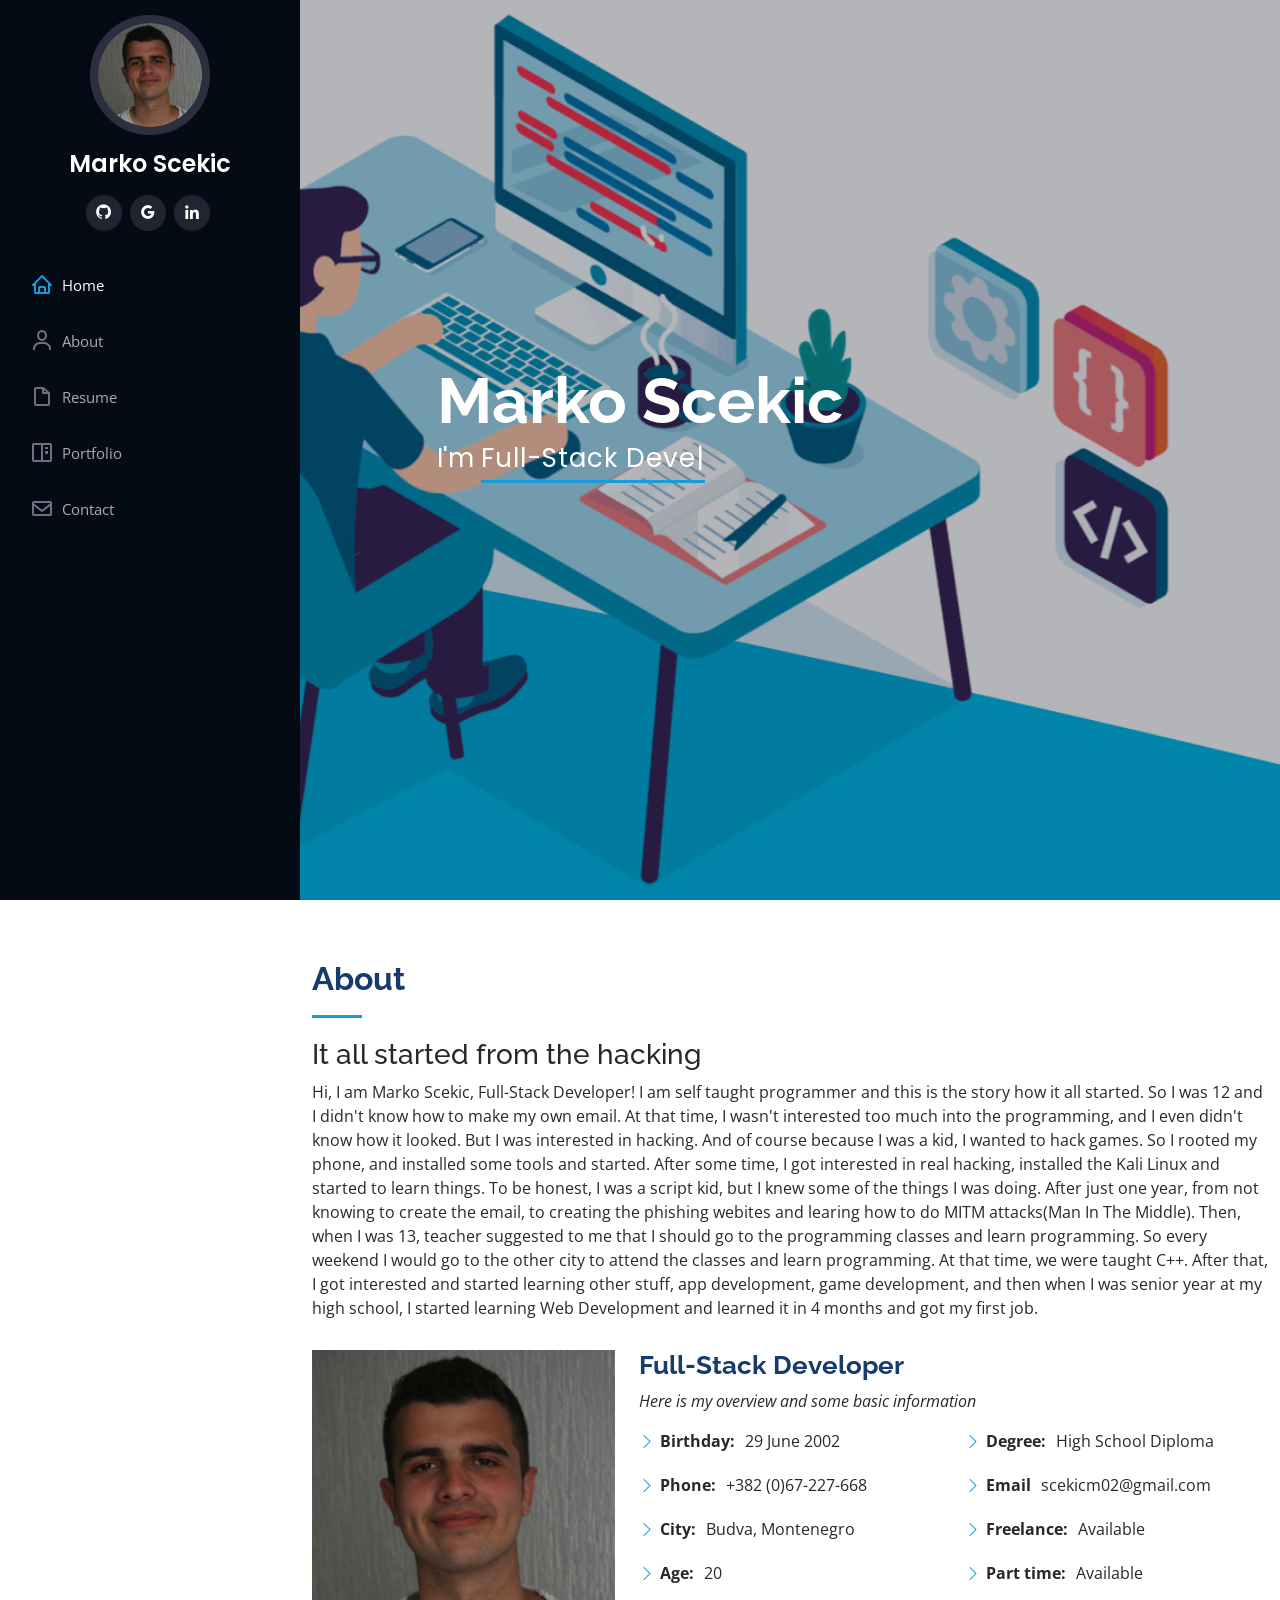
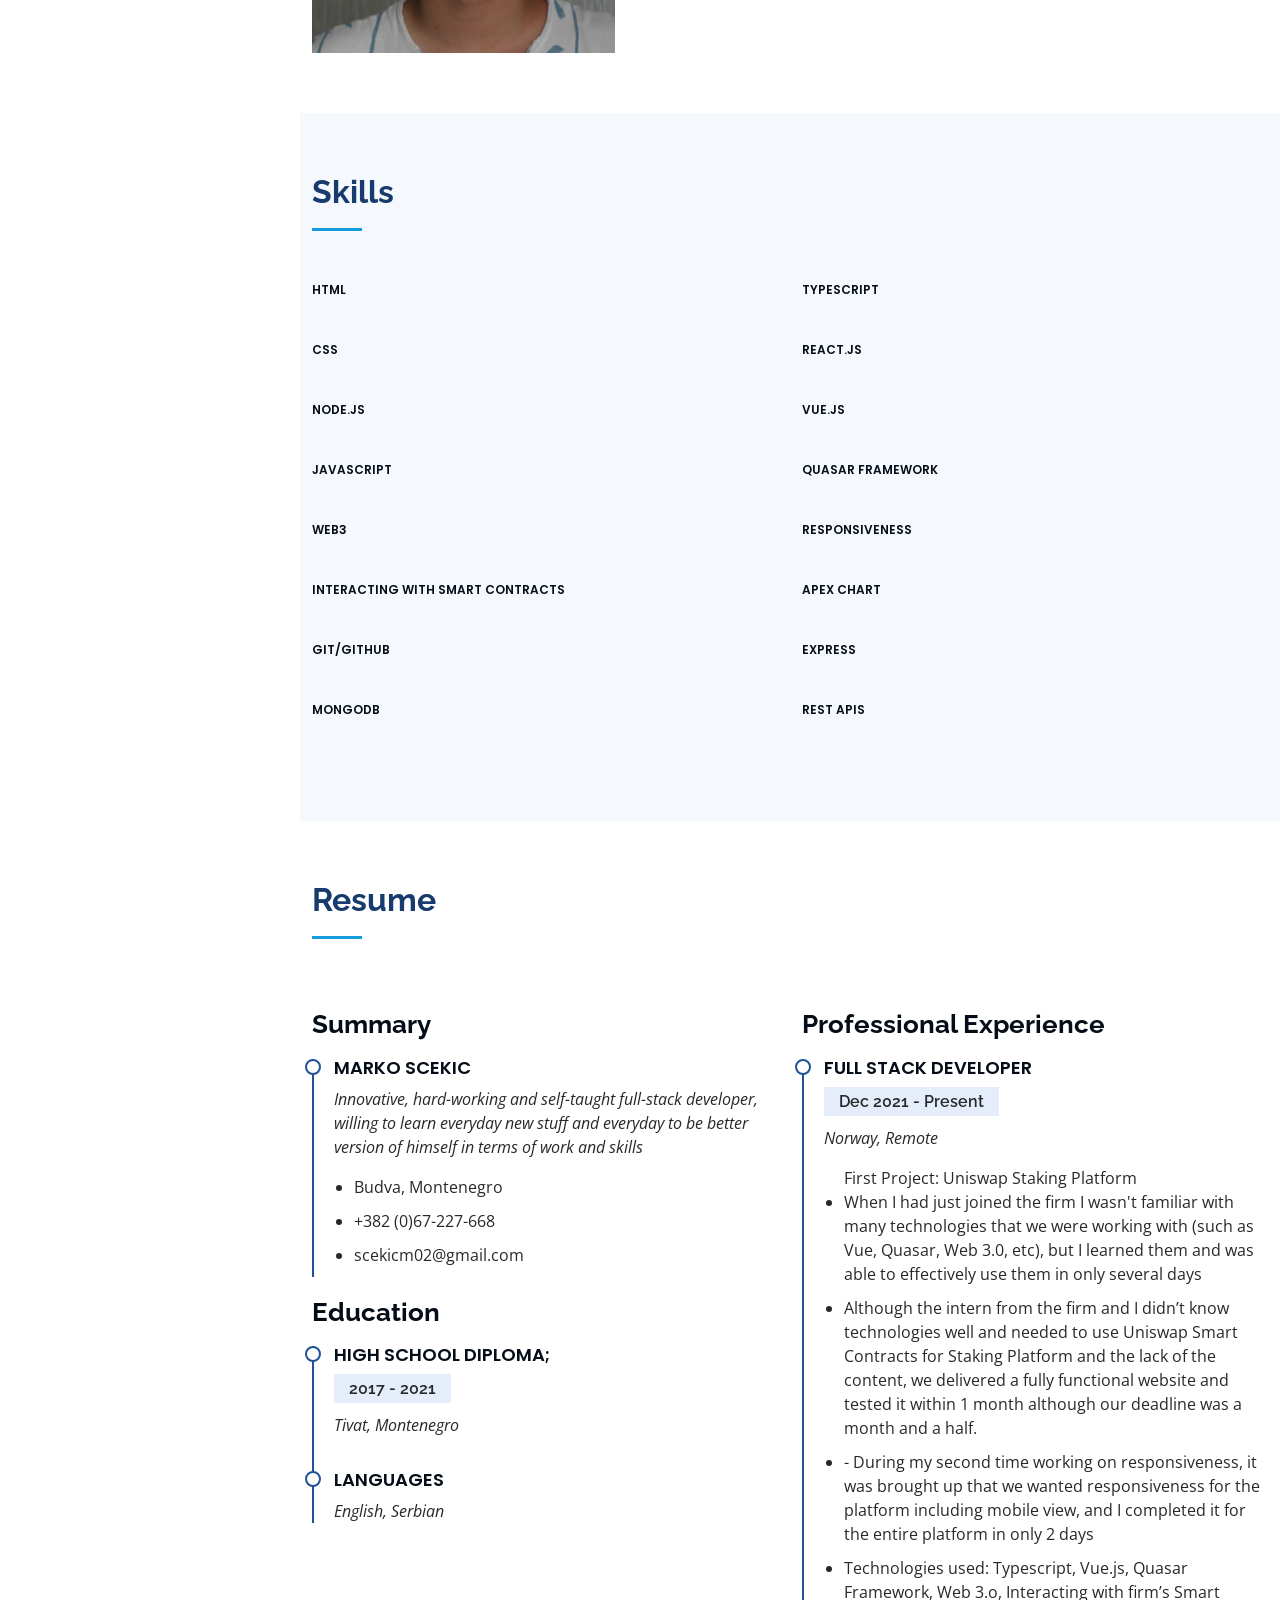
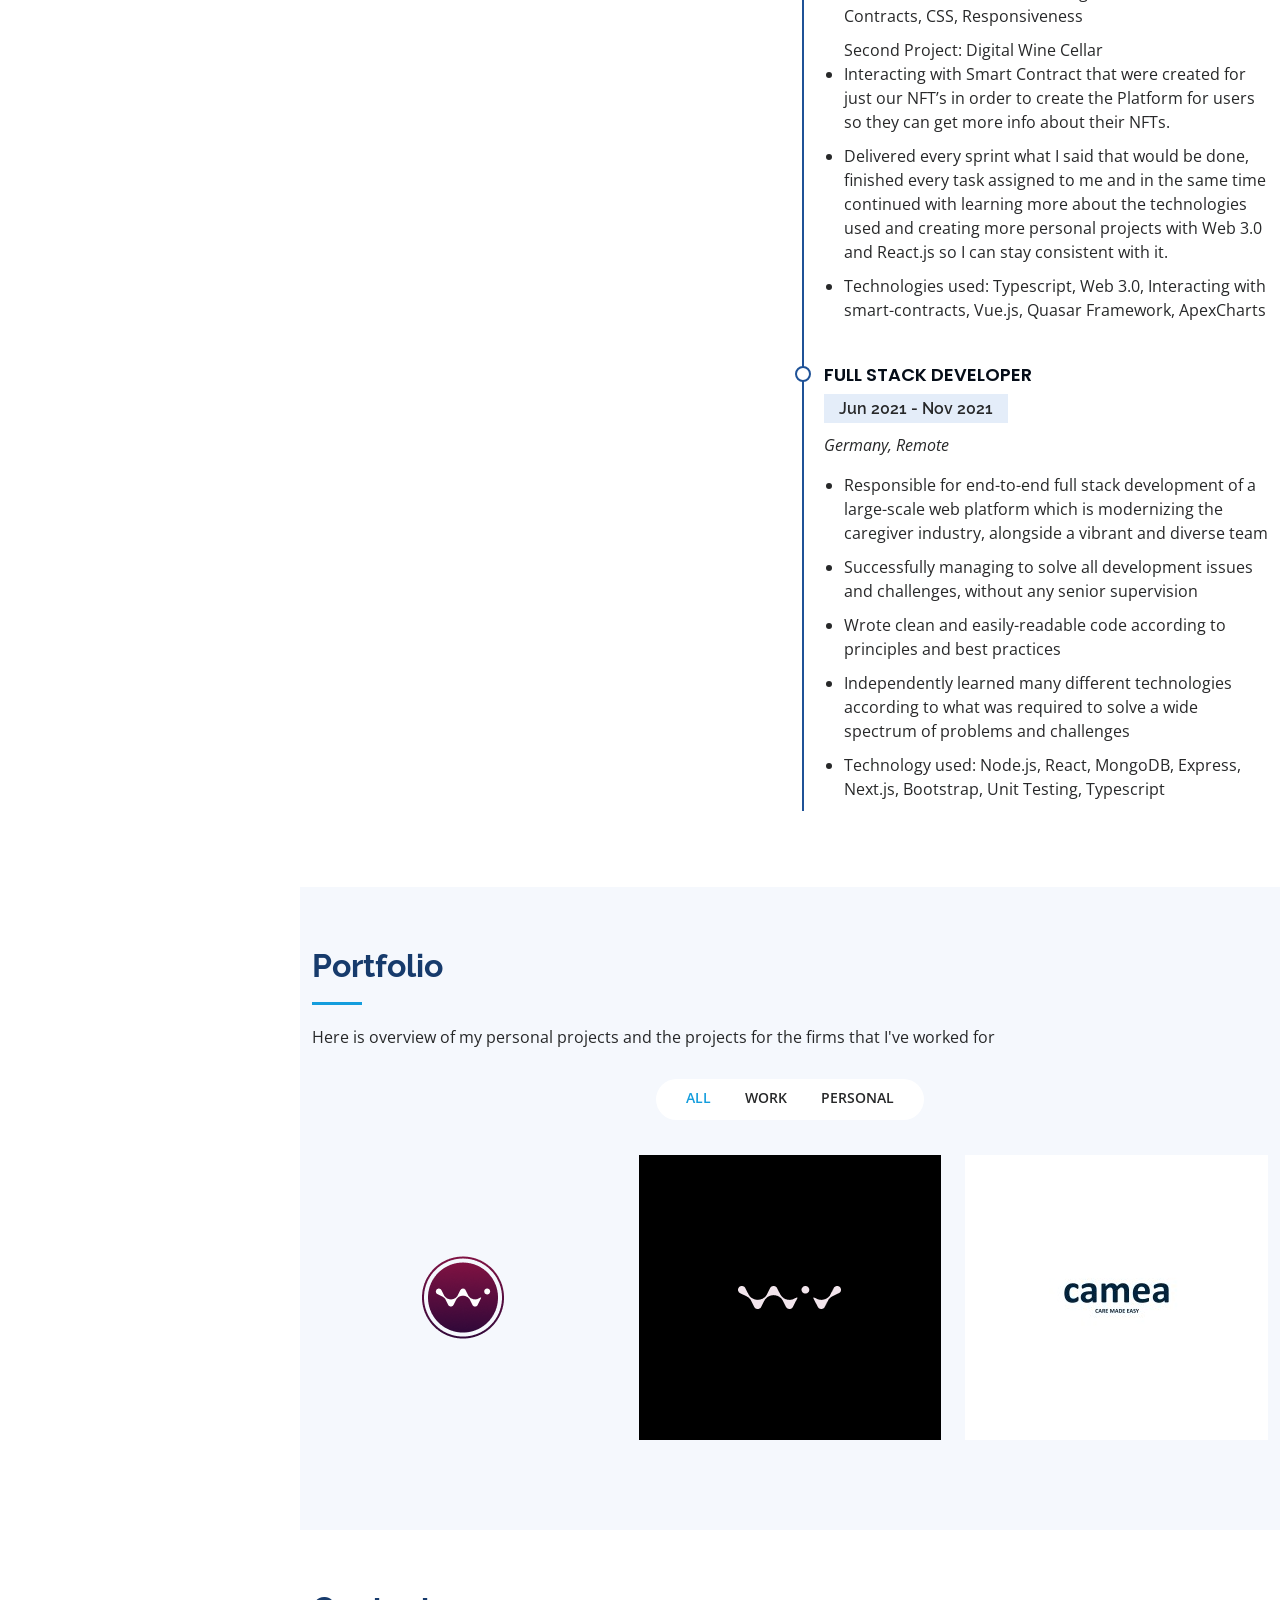
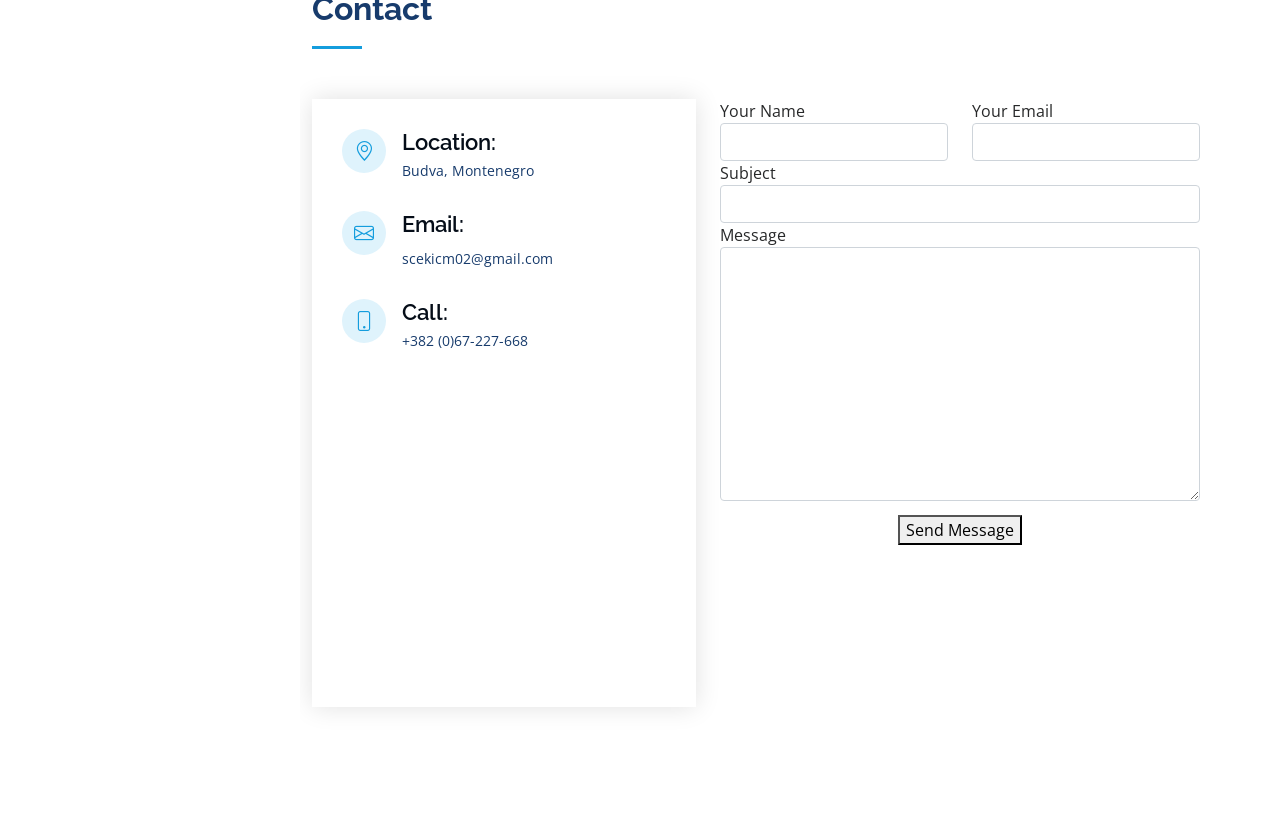
<file: index.html>
<!DOCTYPE html>
<html lang="en">
    <head>
        <meta charset="utf-8" />
        <meta content="width=device-width, initial-scale=1.0" name="viewport" />

        <title>Marko Scekic</title>
        <meta content="" name="description" />
        <meta content="" name="keywords" />

        <!-- Favicons -->
        <link href="assets/img/favicon.png" rel="icon" />
        <link href="assets/img/apple-touch-icon.png" rel="apple-touch-icon" />

        <!-- Google Fonts -->
        <link
            href="https://fonts.googleapis.com/css?family=Open+Sans:300,300i,400,400i,600,600i,700,700i|Raleway:300,300i,400,400i,500,500i,600,600i,700,700i|Poppins:300,300i,400,400i,500,500i,600,600i,700,700i"
            rel="stylesheet"
        />

        <!-- Vendor CSS Files -->
        <link href="assets/vendor/aos/aos.css" rel="stylesheet" />
        <link
            href="assets/vendor/bootstrap/css/bootstrap.min.css"
            rel="stylesheet"
        />
        <link
            href="assets/vendor/bootstrap-icons/bootstrap-icons.css"
            rel="stylesheet"
        />
        <link
            href="assets/vendor/boxicons/css/boxicons.min.css"
            rel="stylesheet"
        />
        <link
            href="assets/vendor/glightbox/css/glightbox.min.css"
            rel="stylesheet"
        />
        <link
            href="assets/vendor/swiper/swiper-bundle.min.css"
            rel="stylesheet"
        />

        <!-- Template Main CSS File -->
        <link href="assets/css/style.css" rel="stylesheet" />

        <!-- =======================================================
  * Template Name: iPortfolio - v3.7.0
  * Template URL: https://bootstrapmade.com/iportfolio-bootstrap-portfolio-websites-template/
  * Author: BootstrapMade.com
  * License: https://bootstrapmade.com/license/
  ======================================================== -->
    </head>

    <body>
        <!-- ======= Mobile nav toggle button ======= -->
        <i class="bi bi-list mobile-nav-toggle d-xl-none"></i>

        <!-- ======= Header ======= -->
        <header id="header">
            <div class="d-flex flex-column">
                <div class="profile">
                    <img
                        src="assets/img/marko.jpg"
                        alt=""
                        class="img-fluid rounded-circle"
                    />
                    <h1 class="text-light">
                        <a href="index.html">Marko Scekic</a>
                    </h1>
                    <div class="social-links mt-3 text-center">
                        <!-- <a href="#" class="twitter"
                            ><i class="bx bxl-twitter"></i
                        ></a> -->
                        <a href="https://github.com/sceka" class="twitter"
                            ><i class="bx bxl-github"></i
                        ></a>
                        <a
                            href="mailto:scekicm02@gmail.com?subject=Job%20Proposal%20"
                            class="google-plus"
                        >
                            <i class="bx bxl-google"></i
                        ></a>
                        <a
                            href="https://www.linkedin.com/in/marko-scekic-187213213/"
                            class="linkedin"
                            ><i class="bx bxl-linkedin"></i
                        ></a>
                    </div>
                </div>

                <nav id="navbar" class="nav-menu navbar">
                    <ul>
                        <li>
                            <a href="#hero" class="nav-link scrollto active"
                                ><i class="bx bx-home"></i> <span>Home</span></a
                            >
                        </li>
                        <li>
                            <a href="#about" class="nav-link scrollto"
                                ><i class="bx bx-user"></i>
                                <span>About</span></a
                            >
                        </li>
                        <li>
                            <a href="#resume" class="nav-link scrollto"
                                ><i class="bx bx-file-blank"></i>
                                <span>Resume</span></a
                            >
                        </li>
                        <!-- <li>
                            <a
                                href="assets/img/MarkoScekic2.pdf"
                                class="nav-link scrollto"
                                download="MarkoScekic2.pdf"
                                ><i class="bx bx-file-blank"></i>
                                <span>Download Resume</span></a
                            >
                        </li> -->
                        <li>
                            <a href="#portfolio" class="nav-link scrollto"
                                ><i class="bx bx-book-content"></i>
                                <span>Portfolio</span></a
                            >
                        </li>
                        <!-- <li>
                            <a href="#services" class="nav-link scrollto"
                                ><i class="bx bx-server"></i>
                                <span>Services</span></a
                            >
                        </li> -->
                        <li>
                            <a href="#contact" class="nav-link scrollto"
                                ><i class="bx bx-envelope"></i>
                                <span>Contact</span></a
                            >
                        </li>
                    </ul>
                </nav>
                <!-- .nav-menu -->
            </div>
        </header>
        <!-- End Header -->

        <!-- ======= Hero Section ======= -->
        <section
            id="hero"
            class="d-flex flex-column justify-content-center align-items-center"
        >
            <div class="hero-container" data-aos="fade-in">
                <h1>Marko Scekic</h1>
                <p>
                    I'm
                    <span
                        class="typed"
                        data-typed-items="Full-Stack Developer,Web3 Developer, Frontend Developer"
                    ></span>
                </p>
            </div>
        </section>
        <!-- End Hero -->

        <main id="main">
            <!-- ======= About Section ======= -->
            <section id="about" class="about">
                <div class="container">
                    <div class="section-title">
                        <h2>About</h2>
                        <h3>It all started from the hacking</h3>
                        <p>
                            Hi, I am Marko Scekic, Full-Stack Developer! I am
                            self taught programmer and this is the story how it
                            all started. So I was 12 and I didn't know how to
                            make my own email. At that time, I wasn't interested
                            too much into the programming, and I even didn't
                            know how it looked. But I was interested in hacking.
                            And of course because I was a kid, I wanted to hack
                            games. So I rooted my phone, and installed some
                            tools and started. After some time, I got interested
                            in real hacking, installed the Kali Linux and
                            started to learn things. To be honest, I was a
                            script kid, but I knew some of the things I was
                            doing. After just one year, from not knowing to
                            create the email, to creating the phishing webites
                            and learing how to do MITM attacks(Man In The
                            Middle). Then, when I was 13, teacher suggested to
                            me that I should go to the programming classes and
                            learn programming. So every weekend I would go to
                            the other city to attend the classes and learn
                            programming. At that time, we were taught C++. After
                            that, I got interested and started learning other
                            stuff, app development, game development, and then
                            when I was senior year at my high school, I started
                            learning Web Development and learned it in 4 months
                            and got my first job.
                        </p>
                    </div>

                    <div class="row">
                        <div class="col-lg-4" data-aos="fade-right">
                            <img
                                src="assets/img/marko.jpg"
                                class="img-fluid"
                                alt=""
                            />
                        </div>
                        <div
                            class="col-lg-8 pt-4 pt-lg-0 content"
                            data-aos="fade-left"
                        >
                            <h3>Full-Stack Developer</h3>
                            <p class="fst-italic">
                                Here is my overview and some basic information
                            </p>
                            <div class="row">
                                <div class="col-lg-6">
                                    <ul>
                                        <li>
                                            <i class="bi bi-chevron-right"></i>
                                            <strong>Birthday:</strong>
                                            <span>29 June 2002</span>
                                        </li>
                                        <li>
                                            <i class="bi bi-chevron-right"></i>
                                            <strong>Phone:</strong>
                                            <span>+382 (0)67-227-668</span>
                                        </li>
                                        <li>
                                            <i class="bi bi-chevron-right"></i>
                                            <strong>City:</strong>
                                            <span>Budva, Montenegro</span>
                                        </li>
                                        <li>
                                            <i class="bi bi-chevron-right"></i>
                                            <strong>Age:</strong>
                                            <span>20</span>
                                        </li>
                                    </ul>
                                </div>
                                <div class="col-lg-6">
                                    <ul>
                                        <li>
                                            <i class="bi bi-chevron-right"></i>
                                            <strong>Degree:</strong>
                                            <span>High School Diploma</span>
                                        </li>
                                        <li>
                                            <i class="bi bi-chevron-right"></i>
                                            <strong>Email</strong>
                                            <span>scekicm02@gmail.com</span>
                                        </li>
                                        <li>
                                            <i class="bi bi-chevron-right"></i>
                                            <strong>Freelance:</strong>
                                            <span>Available</span>
                                        </li>
                                        <li>
                                            <i class="bi bi-chevron-right"></i>
                                            <strong>Part time:</strong>
                                            <span>Available</span>
                                        </li>
                                    </ul>
                                </div>
                            </div>
                        </div>
                    </div>
                </div>
            </section>
            <!-- End About Section -->

            <!-- ======= Facts Section ======= -->
            <!-- <section id="facts" class="facts">
                <div class="container">
                    <div class="section-title">
                        <h2>Facts</h2>
                        <p>
                            Magnam dolores commodi suscipit. Necessitatibus eius
                            consequatur ex aliquid fuga eum quidem. Sit sint
                            consectetur velit. Quisquam quos quisquam
                            cupiditate. Et nemo qui impedit suscipit alias ea.
                            Quia fugiat sit in iste officiis commodi quidem hic
                            quas.
                        </p>
                    </div>

                    <div class="row no-gutters">
                        <div
                            class="col-lg-3 col-md-6 d-md-flex align-items-md-stretch"
                            data-aos="fade-up"
                        >
                            <div class="count-box">
                                <i class="bi bi-emoji-smile"></i>
                                <span
                                    data-purecounter-start="0"
                                    data-purecounter-end="232"
                                    data-purecounter-duration="1"
                                    class="purecounter"
                                ></span>
                                <p>
                                    <strong>Happy Clients</strong> consequuntur
                                    quae
                                </p>
                            </div>
                        </div>

                        <div
                            class="col-lg-3 col-md-6 d-md-flex align-items-md-stretch"
                            data-aos="fade-up"
                            data-aos-delay="100"
                        >
                            <div class="count-box">
                                <i class="bi bi-journal-richtext"></i>
                                <span
                                    data-purecounter-start="0"
                                    data-purecounter-end="521"
                                    data-purecounter-duration="1"
                                    class="purecounter"
                                ></span>
                                <p>
                                    <strong>Projects</strong> adipisci atque cum
                                    quia aut
                                </p>
                            </div>
                        </div>

                        <div
                            class="col-lg-3 col-md-6 d-md-flex align-items-md-stretch"
                            data-aos="fade-up"
                            data-aos-delay="200"
                        >
                            <div class="count-box">
                                <i class="bi bi-headset"></i>
                                <span
                                    data-purecounter-start="0"
                                    data-purecounter-end="1453"
                                    data-purecounter-duration="1"
                                    class="purecounter"
                                ></span>
                                <p>
                                    <strong>Hours Of Support</strong> aut
                                    commodi quaerat
                                </p>
                            </div>
                        </div>

                        <div
                            class="col-lg-3 col-md-6 d-md-flex align-items-md-stretch"
                            data-aos="fade-up"
                            data-aos-delay="300"
                        >
                            <div class="count-box">
                                <i class="bi bi-people"></i>
                                <span
                                    data-purecounter-start="0"
                                    data-purecounter-end="32"
                                    data-purecounter-duration="1"
                                    class="purecounter"
                                ></span>
                                <p>
                                    <strong>Hard Workers</strong> rerum
                                    asperiores dolor
                                </p>
                            </div>
                        </div>
                    </div>
                </div>
            </section> -->
            <!-- End Facts Section -->

            <!-- ======= Skills Section ======= -->
            <section id="skills" class="skills section-bg">
                <div class="container">
                    <div class="section-title">
                        <h2>Skills</h2>
                    </div>

                    <div class="row skills-content">
                        <div class="col-lg-6" data-aos="fade-up">
                            <div class="progress">
                                <span class="skill"
                                    >HTML <i class="val"></i
                                ></span>
                                <!-- <div class="progress-bar-wrap">
                                    <div
                                        class="progress-bar"
                                        role="progressbar"
                                        aria-valuenow="100"
                                        aria-valuemin="0"
                                        aria-valuemax="100"
                                    ></div>
                                </div> -->
                            </div>

                            <div class="progress">
                                <span class="skill"
                                    >CSS <i class="val"></i
                                ></span>
                            </div>
                            <div class="progress">
                                <span class="skill"
                                    >Node.js <i class="val"></i
                                ></span>
                            </div>

                            <div class="progress">
                                <span class="skill"
                                    >JavaScript <i class="val"></i
                                ></span>
                            </div>
                            <div class="progress">
                                <span class="skill"
                                    >Web3 <i class="val"></i
                                ></span>
                            </div>
                            <div class="progress">
                                <span class="skill"
                                    >Interacting with smart contracts
                                    <i class="val"></i
                                ></span>
                            </div>
                            <div class="progress">
                                <span class="skill"
                                    >Git/Github <i class="val"></i
                                ></span>
                            </div>
                            <div class="progress">
                                <span class="skill"
                                    >MongoDB <i class="val"></i
                                ></span>
                            </div>
                        </div>

                        <div
                            class="col-lg-6"
                            data-aos="fade-up"
                            data-aos-delay="100"
                        >
                            <div class="progress">
                                <span class="skill"
                                    >Typescript <i class="val"></i
                                ></span>
                            </div>

                            <div class="progress">
                                <span class="skill"
                                    >React.js <i class="val"></i
                                ></span>
                            </div>

                            <div class="progress">
                                <span class="skill"
                                    >Vue.js <i class="val"></i
                                ></span>
                            </div>
                            <div class="progress">
                                <span class="skill"
                                    >Quasar Framework <i class="val"></i
                                ></span>
                            </div>
                            <div class="progress">
                                <span class="skill"
                                    >Responsiveness <i class="val"></i
                                ></span>
                            </div>
                            <div class="progress">
                                <span class="skill"
                                    >Apex Chart <i class="val"></i
                                ></span>
                            </div>
                            <div class="progress">
                                <span class="skill"
                                    >Express <i class="val"></i
                                ></span>
                            </div>
                            <div class="progress">
                                <span class="skill"
                                    >Rest APIs <i class="val"></i
                                ></span>
                            </div>
                        </div>
                    </div>
                </div>
            </section>
            <!-- End Skills Section -->

            <!-- ======= Resume Section ======= -->
            <section id="resume" class="resume">
                <div class="container">
                    <div class="section-title">
                        <h2>Resume</h2>
                        
                    </div>

                    <div class="row">
                        <div class="col-lg-6" data-aos="fade-up">
                            <h3 class="resume-title">Summary</h3>
                            <div class="resume-item pb-0">
                                <h4>Marko Scekic</h4>
                                <p>
                                    <em
                                        >Innovative, hard-working and
                                        self-taught full-stack developer,
                                        willing to learn everyday new stuff and
                                        everyday to be better version of himself
                                        in terms of work and skills
                                    </em>
                                </p>
                                <ul>
                                    <li>Budva, Montenegro</li>
                                    <li>+382 (0)67-227-668</li>
                                    <li>scekicm02@gmail.com</li>
                                </ul>
                            </div>

                            <h3 class="resume-title">Education</h3>
                            <div class="resume-item">
                                <h4>High School Diploma;</h4>
                                <h5>2017 - 2021</h5>
                                <p>
                                    <em>Tivat, Montenegro</em>
                                </p>
                            </div>
                            <div class="resume-item">
                                <h4>Languages</h4>
                                <p>
                                    <em>English,</em>
                                    <em>Serbian</em>
                                </p>
                            </div>
                        </div>
                        <div
                            class="col-lg-6"
                            data-aos="fade-up"
                            data-aos-delay="100"
                        >
                            <h3 class="resume-title">
                                Professional Experience
                            </h3>
                            <div class="resume-item">
                                <h4>Full Stack Developer</h4>
                                <h5>Dec 2021 - Present</h5>
                                <p><em>Norway, Remote </em></p>
                                <ul>
                                    <div>
                                        First Project: Uniswap Staking Platform
                                    </div>

                                    <li>
                                        When I had just joined the firm I wasn't
                                        familiar with many technologies that we
                                        were working with (such as Vue, Quasar,
                                        Web 3.0, etc), but I learned them and
                                        was able to effectively use them in only
                                        several days
                                    </li>
                                    <li>
                                        Although the intern from the firm and I
                                        didn’t know technologies well and needed
                                        to use Uniswap Smart Contracts for
                                        Staking Platform and the lack of the
                                        content, we delivered a fully functional
                                        website and tested it within 1 month
                                        although our deadline was a month and a
                                        half.
                                    </li>
                                    <li>
                                        - During my second time working on
                                        responsiveness, it was brought up that
                                        we wanted responsiveness for the
                                        platform including mobile view, and I
                                        completed it for the entire platform in
                                        only 2 days
                                    </li>
                                    <li>
                                        Technologies used: Typescript, Vue.js,
                                        Quasar Framework, Web 3.o, Interacting
                                        with firm’s Smart Contracts, CSS,
                                        Responsiveness
                                    </li>
                                    <div>
                                        Second Project: Digital Wine Cellar
                                    </div>
                                    <li>
                                        Interacting with Smart Contract that
                                        were created for just our NFT’s in order
                                        to create the Platform for users so they
                                        can get more info about their NFTs.
                                    </li>
                                    <li>
                                        Delivered every sprint what I said that
                                        would be done, finished every task
                                        assigned to me and in the same time
                                        continued with learning more about the
                                        technologies used and creating more
                                        personal projects with Web 3.0 and
                                        React.js so I can stay consistent with
                                        it.
                                    </li>
                                    <li>
                                        Technologies used: Typescript, Web 3.0,
                                        Interacting with smart-contracts,
                                        Vue.js, Quasar Framework, ApexCharts
                                    </li>
                                </ul>
                            </div>
                            <div class="resume-item">
                                <h4>Full Stack Developer</h4>
                                <h5>Jun 2021 - Nov 2021</h5>
                                <p>
                                    <em>Germany, Remote</em>
                                </p>
                                <ul>
                                    <li>
                                        Responsible for end-to-end full stack
                                        development of a large-scale web
                                        platform which is modernizing the
                                        caregiver industry, alongside a vibrant
                                        and diverse team
                                    </li>
                                    <li>
                                        Successfully managing to solve all
                                        development issues and challenges,
                                        without any senior supervision
                                    </li>
                                    <li>
                                        Wrote clean and easily-readable code
                                        according to principles and best
                                        practices
                                    </li>
                                    <li>
                                        Independently learned many different
                                        technologies according to what was
                                        required to solve a wide spectrum of
                                        problems and challenges
                                    </li>
                                    <li>
                                        Technology used: Node.js, React,
                                        MongoDB, Express, Next.js, Bootstrap,
                                        Unit Testing, Typescript
                                    </li>
                                </ul>
                            </div>
                        </div>
                    </div>
                </div>
            </section>
            <!-- End Resume Section -->

            <!-- ======= Portfolio Section ======= -->
            <section id="portfolio" class="portfolio section-bg">
                <div class="container">
                    <div class="section-title">
                        <h2>Portfolio</h2>
                        <p>
                            Here is overview of my personal projects and the
                            projects for the firms that I've worked for
                        </p>
                    </div>

                    <div class="row" data-aos="fade-up">
                        <div class="col-lg-12 d-flex justify-content-center">
                            <ul id="portfolio-flters">
                                <li data-filter="*" class="filter-active">
                                    All
                                </li>
                                <li data-filter=".filter-app">Work</li>
                                <li data-filter=".filter-card">Personal</li>
                            </ul>
                        </div>
                    </div>

                    <div
                        class="row portfolio-container"
                        data-aos="fade-up"
                        data-aos-delay="100"
                    >
                        <div
                            class="col-lg-4 col-md-6 portfolio-item filter-app"
                        >
                            <div class="portfolio-wrap wiva">
                                <img
                                    src="assets/img/wiva-pink.png"
                                    class="img-fluid"
                                    alt=""
                                />
                                <div class="portfolio-links">
                                    <a
                                        href="staking-details.html"
                                        title="More Details"
                                        ><i class="bx bx-link"></i
                                    ></a>
                                </div>
                            </div>
                        </div>
                        
                        <div
                            class="col-lg-4 col-md-6 portfolio-item filter-app"
                        >
                            <div class="portfolio-wrap wiva-cellar">
                                <img
                                    src="assets/img/Logo.png"
                                    class="img-fluid"
                                    alt=""
                                />
                                <div class="portfolio-links">
                                    <a
                                        href="digital-wine-cellar-details.html"
                                        title="More Details"
                                        ><i class="bx bx-link"></i
                                    ></a>
                                </div>
                            </div>
                        </div>
                        
                        <div
                            class="col-lg-4 col-md-6 portfolio-item camea-div filter-app"
                        >
                            <div class="portfolio-wrap camea">
                                <img
                                    src="assets/img/camea.jpg"
                                    class="img-fluid"
                                    alt=""
                                />
                                <div class="portfolio-links">
                                    <a
                                        href="camea.html"
                                        title="More Details"
                                        ><i class="bx bx-link"></i
                                    ></a>
                                </div>
                            </div>
                        </div>

                        <!-- <div
                            class="col-lg-4 col-md-6 portfolio-item filter-card"
                        >
                            <div class="portfolio-wrap">
                                <img
                                    src="assets/img/portfolio/portfolio-4.jpg"
                                    class="img-fluid"
                                    alt=""
                                />
                                <div class="portfolio-links">
                                    <a
                                        href="assets/img/portfolio/portfolio-4.jpg"
                                        data-gallery="portfolioGallery"
                                        class="portfolio-lightbox"
                                        title="Card 2"
                                        ><i class="bx bx-plus"></i
                                    ></a>
                                    <a
                                        href="portfolio-details.html"
                                        title="More Details"
                                        ><i class="bx bx-link"></i
                                    ></a>
                                </div>
                            </div>
                        </div> -->

                        <!-- <div
                            class="col-lg-4 col-md-6 portfolio-item filter-web"
                        >
                            <div class="portfolio-wrap">
                                <img
                                    src="assets/img/portfolio/portfolio-5.jpg"
                                    class="img-fluid"
                                    alt=""
                                />
                                <div class="portfolio-links">
                                    <a
                                        href="assets/img/portfolio/portfolio-5.jpg"
                                        data-gallery="portfolioGallery"
                                        class="portfolio-lightbox"
                                        title="Web 2"
                                        ><i class="bx bx-plus"></i
                                    ></a>
                                    <a
                                        href="portfolio-details.html"
                                        title="More Details"
                                        ><i class="bx bx-link"></i
                                    ></a>
                                </div>
                            </div>
                        </div> -->

                        <!-- <div
                            class="col-lg-4 col-md-6 portfolio-item filter-app"
                        >
                            <div class="portfolio-wrap">
                                <img
                                    src="assets/img/portfolio/portfolio-6.jpg"
                                    class="img-fluid"
                                    alt=""
                                />
                                <div class="portfolio-links">
                                    <a
                                        href="assets/img/portfolio/portfolio-6.jpg"
                                        data-gallery="portfolioGallery"
                                        class="portfolio-lightbox"
                                        title="App 3"
                                        ><i class="bx bx-plus"></i
                                    ></a>
                                    <a
                                        href="portfolio-details.html"
                                        title="More Details"
                                        ><i class="bx bx-link"></i
                                    ></a>
                                </div>
                            </div>
                        </div> -->

                        <!-- <div
                            class="col-lg-4 col-md-6 portfolio-item filter-card"
                        >
                            <div class="portfolio-wrap">
                                <img
                                    src="assets/img/portfolio/portfolio-7.jpg"
                                    class="img-fluid"
                                    alt=""
                                />
                                <div class="portfolio-links">
                                    <a
                                        href="assets/img/portfolio/portfolio-7.jpg"
                                        data-gallery="portfolioGallery"
                                        class="portfolio-lightbox"
                                        title="Card 1"
                                        ><i class="bx bx-plus"></i
                                    ></a>
                                    <a
                                        href="portfolio-details.html"
                                        title="More Details"
                                        ><i class="bx bx-link"></i
                                    ></a>
                                </div>
                            </div>
                        </div> -->

                        <!-- <div
                            class="col-lg-4 col-md-6 portfolio-item filter-card"
                        >
                            <div class="portfolio-wrap">
                                <img
                                    src="assets/img/portfolio/portfolio-8.jpg"
                                    class="img-fluid"
                                    alt=""
                                />
                                <div class="portfolio-links">
                                    <a
                                        href="assets/img/portfolio/portfolio-8.jpg"
                                        data-gallery="portfolioGallery"
                                        class="portfolio-lightbox"
                                        title="Card 3"
                                        ><i class="bx bx-plus"></i
                                    ></a>
                                    <a
                                        href="portfolio-details.html"
                                        title="More Details"
                                        ><i class="bx bx-link"></i
                                    ></a>
                                </div>
                            </div>
                        </div> -->

                        <!-- <div
                            class="col-lg-4 col-md-6 portfolio-item filter-web"
                        >
                            <div class="portfolio-wrap">
                                <img
                                    src="assets/img/portfolio/portfolio-9.jpg"
                                    class="img-fluid"
                                    alt=""
                                />
                                <div class="portfolio-links">
                                    <a
                                        href="assets/img/portfolio/portfolio-9.jpg"
                                        data-gallery="portfolioGallery"
                                        class="portfolio-lightbox"
                                        title="Web 3"
                                        ><i class="bx bx-plus"></i
                                    ></a>
                                    <a
                                        href="portfolio-details.html"
                                        title="More Details"
                                        ><i class="bx bx-link"></i
                                    ></a>
                                </div>
                            </div>
                        </div>
                    </div>
                </div> -->
            <!-- </section> -->
            <!-- End Portfolio Section -->

            <!-- ======= Services Section ======= -->
            <!-- <section id="services" class="services">
                <div class="container">
                    <div class="section-title">
                        <h2>Services</h2>
                    </div>

                    <div class="row">
                        <div
                            class="col-lg-4 col-md-6 icon-box"
                            data-aos="fade-up"
                        >
                            <div class="icon">
                                <i class="bi bi-briefcase"></i>
                            </div>
                            <h4 class="title"><a href="">Lorem Ipsum</a></h4>
                            <p class="description">
                                Voluptatum deleniti atque corrupti quos dolores
                                et quas molestias excepturi sint occaecati
                                cupiditate non provident
                            </p>
                        </div>
                        <div
                            class="col-lg-4 col-md-6 icon-box"
                            data-aos="fade-up"
                            data-aos-delay="100"
                        >
                            <div class="icon">
                                <i class="bi bi-card-checklist"></i>
                            </div>
                            <h4 class="title"><a href="">Dolor Sitema</a></h4>
                            <p class="description">
                                Minim veniam, quis nostrud exercitation ullamco
                                laboris nisi ut aliquip ex ea commodo consequat
                                tarad limino ata
                            </p>
                        </div>
                        <div
                            class="col-lg-4 col-md-6 icon-box"
                            data-aos="fade-up"
                            data-aos-delay="200"
                        >
                            <div class="icon">
                                <i class="bi bi-bar-chart"></i>
                            </div>
                            <h4 class="title">
                                <a href="">Sed ut perspiciatis</a>
                            </h4>
                            <p class="description">
                                Duis aute irure dolor in reprehenderit in
                                voluptate velit esse cillum dolore eu fugiat
                                nulla pariatur
                            </p>
                        </div>
                        <div
                            class="col-lg-4 col-md-6 icon-box"
                            data-aos="fade-up"
                            data-aos-delay="300"
                        >
                            <div class="icon">
                                <i class="bi bi-binoculars"></i>
                            </div>
                            <h4 class="title"><a href="">Magni Dolores</a></h4>
                            <p class="description">
                                Excepteur sint occaecat cupidatat non proident,
                                sunt in culpa qui officia deserunt mollit anim
                                id est laborum
                            </p>
                        </div>
                        <div
                            class="col-lg-4 col-md-6 icon-box"
                            data-aos="fade-up"
                            data-aos-delay="400"
                        >
                            <div class="icon">
                                <i class="bi bi-brightness-high"></i>
                            </div>
                            <h4 class="title"><a href="">Nemo Enim</a></h4>
                            <p class="description">
                                At vero eos et accusamus et iusto odio
                                dignissimos ducimus qui blanditiis praesentium
                                voluptatum deleniti atque
                            </p>
                        </div>
                        <div
                            class="col-lg-4 col-md-6 icon-box"
                            data-aos="fade-up"
                            data-aos-delay="500"
                        >
                            <div class="icon">
                                <i class="bi bi-calendar4-week"></i>
                            </div>
                            <h4 class="title"><a href="">Eiusmod Tempor</a></h4>
                            <p class="description">
                                Et harum quidem rerum facilis est et expedita
                                distinctio. Nam libero tempore, cum soluta nobis
                                est eligendi
                            </p>
                        </div>
                    </div>
                </div>
            </section> -->
            <!-- End Services Section -->

            <!-- ======= Testimonials Section ======= -->
            <!-- <section id="testimonials" class="testimonials section-bg">
                <div class="container">
                    <div class="section-title">
                        <h2>Testimonials</h2> -->
                        <!-- <p>
                            Magnam dolores commodi suscipit. Necessitatibus eius
                            consequatur ex aliquid fuga eum quidem. Sit sint
                            consectetur velit. Quisquam quos quisquam
                            cupiditate. Et nemo qui impedit suscipit alias ea.
                            Quia fugiat sit in iste officiis commodi quidem hic
                            quas.
                        </p> -->
                    <!-- </div> -->

                    <!-- <div
                        class="testimonials-slider swiper"
                        data-aos="fade-up"
                        data-aos-delay="100"
                    >
                        <div class="swiper-wrapper">
                            <div class="swiper-slide">
                                <div
                                    class="testimonial-item"
                                    data-aos="fade-up"
                                >
                                    <p>
                                        <i
                                            class="bx bxs-quote-alt-left quote-icon-left"
                                        ></i>
                                        Marko was a great worker in my firm and
                                        I would hire him again instatly
                                        <i
                                            class="bx bxs-quote-alt-right quote-icon-right"
                                        ></i>
                                    </p>
                                    <img
                                        src="assets/img/testimonials/testimonials-1.jpg"
                                        class="testimonial-img"
                                        alt=""
                                    />
                                    <h3>Luisa Shmidthof</h3>
                                    <h4>Ceo &amp; Founder</h4>
                                </div>
                            </div> -->
                            <!-- End testimonial item -->

                            <!-- <div class="swiper-slide">
                                <div
                                    class="testimonial-item"
                                    data-aos="fade-up"
                                    data-aos-delay="100"
                                >
                                    <p>
                                        <i
                                            class="bx bxs-quote-alt-left quote-icon-left"
                                        ></i>
                                        Export tempor illum tamen malis malis
                                        eram quae irure esse labore quem cillum
                                        quid cillum eram malis quorum velit fore
                                        eram velit sunt aliqua noster fugiat
                                        irure amet legam anim culpa.
                                        <i
                                            class="bx bxs-quote-alt-right quote-icon-right"
                                        ></i>
                                    </p>
                                    <img
                                        src="assets/img/testimonials/testimonials-2.jpg"
                                        class="testimonial-img"
                                        alt=""
                                    />
                                    <h3>Sara Wilsson</h3>
                                    <h4>Designer</h4>
                                </div>
                            </div> -->
                            <!-- End testimonial item -->

                            <!-- <div class="swiper-slide">
                                <div
                                    class="testimonial-item"
                                    data-aos="fade-up"
                                    data-aos-delay="200"
                                >
                                    <p>
                                        <i
                                            class="bx bxs-quote-alt-left quote-icon-left"
                                        ></i>
                                        Enim nisi quem export duis labore cillum
                                        quae magna enim sint quorum nulla quem
                                        veniam duis minim tempor labore quem
                                        eram duis noster aute amet eram fore
                                        quis sint minim.
                                        <i
                                            class="bx bxs-quote-alt-right quote-icon-right"
                                        ></i>
                                    </p>
                                    <img
                                        src="assets/img/testimonials/testimonials-3.jpg"
                                        class="testimonial-img"
                                        alt=""
                                    />
                                    <h3>Jena Karlis</h3>
                                    <h4>Store Owner</h4>
                                </div>
                            </div> -->
                            <!-- End testimonial item -->

                            <!-- <div class="swiper-slide">
                                <div
                                    class="testimonial-item"
                                    data-aos="fade-up"
                                    data-aos-delay="300"
                                >
                                    <p>
                                        <i
                                            class="bx bxs-quote-alt-left quote-icon-left"
                                        ></i>
                                        Fugiat enim eram quae cillum dolore
                                        dolor amet nulla culpa multos export
                                        minim fugiat minim velit minim dolor
                                        enim duis veniam ipsum anim magna sunt
                                        elit fore quem dolore labore illum
                                        veniam.
                                        <i
                                            class="bx bxs-quote-alt-right quote-icon-right"
                                        ></i>
                                    </p>
                                    <img
                                        src="assets/img/testimonials/testimonials-4.jpg"
                                        class="testimonial-img"
                                        alt=""
                                    />
                                    <h3>Matt Brandon</h3>
                                    <h4>Freelancer</h4>
                                </div>
                            </div> -->
                            <!-- End testimonial item -->

                            <!-- <div class="swiper-slide">
                                <div
                                    class="testimonial-item"
                                    data-aos="fade-up"
                                    data-aos-delay="400"
                                >
                                    <p>
                                        <i
                                            class="bx bxs-quote-alt-left quote-icon-left"
                                        ></i>
                                        Quis quorum aliqua sint quem legam fore
                                        sunt eram irure aliqua veniam tempor
                                        noster veniam enim culpa labore duis
                                        sunt culpa nulla illum cillum fugiat
                                        legam esse veniam culpa fore nisi cillum
                                        quid.
                                        <i
                                            class="bx bxs-quote-alt-right quote-icon-right"
                                        ></i>
                                    </p>
                                    <img
                                        src="assets/img/testimonials/testimonials-5.jpg"
                                        class="testimonial-img"
                                        alt=""
                                    />
                                    <h3>John Larson</h3>
                                    <h4>Entrepreneur</h4>
                                </div>
                            </div> -->
                            <!-- End testimonial item -->
                        </div>
                        <div class="swiper-pagination"></div>
                    </div>
                </div>
            </section>
            <!-- End Testimonials Section -->

            <!-- ======= Contact Section ======= -->
            <section id="contact" class="contact">
                <div class="container">
                    <div class="section-title">
                        <h2>Contact</h2>
                    </div>

                    <div class="row" data-aos="fade-in">
                        <div class="col-lg-5 d-flex align-items-stretch">
                            <div class="info">
                                <div class="address">
                                    <i class="bi bi-geo-alt"></i>
                                    <h4>Location:</h4>
                                    <p>Budva, Montenegro</p>
                                </div>

                                <div class="email">
                                    <i class="bi bi-envelope"></i>
                                    <h4>Email:</h4>
                                    <p>scekicm02@gmail.com</p>
                                </div>

                                <div class="phone">
                                    <i class="bi bi-phone"></i>
                                    <h4>Call:</h4>
                                    <p>+382 (0)67-227-668</p>
                                </div>

                                <iframe
                                    src="https://www.google.com/maps/embed?pb=!1m14!1m12!1m3!1d5902.820145828157!2d18.8395832820303!3d42.29111467919327!2m3!1f0!2f0!3f0!3m2!1i1024!2i768!4f13.1!5e0!3m2!1sen!2s!4v1656091364719!5m2!1sen!2s"
                                    frameborder="0"
                                    style="
                                        border: 0;
                                        width: 100%;
                                        height: 290px;
                                    "
                                    allowfullscreen
                                ></iframe>
                            </div>
                        </div>

                        <div
                            class="col-lg-7 mt-5 mt-lg-0 d-flex align-items-stretch"
                        >
                            <form
                                action="https://formsubmit.co/scekicm02@gmail.com" method="POST"
                            >
                                <div class="row">
                                    <div class="form-group col-md-6">
                                        <label for="name">Your Name</label>
                                        <input
                                            type="text"
                                            name="name"
                                            class="form-control"
                                            id="name"
                                            required
                                        />
                                    </div>
                                    <div class="form-group col-md-6">
                                        <label for="name">Your Email</label>
                                        <input
                                            type="email"
                                            class="form-control"
                                            name="email"
                                            id="email"
                                            required
                                        />
                                    </div>
                                </div>
                                <div class="form-group">
                                    <label for="name">Subject</label>
                                    <input
                                        type="text"
                                        class="form-control"
                                        name="subject"
                                        id="subject"
                                        required
                                    />
                                </div>
                                <div class="form-group">
                                    <label for="name">Message</label>
                                    <textarea
                                        class="form-control"
                                        name="message"
                                        rows="10"
                                        required
                                    ></textarea>
                                </div>
                                <div class="text-center submit-button">
                                    <button type="submit">Send Message</button>
                                </div>
                            </form>
                        </div>
                    </div>
                </div>
            </section>
            <!-- End Contact Section -->
        </main>
        <!-- End #main -->

        <a
            href="#"
            class="back-to-top d-flex align-items-center justify-content-center"
            ><i class="bi bi-arrow-up-short"></i
        ></a>

        <!-- Vendor JS Files -->
        <script src="assets/vendor/purecounter/purecounter.js"></script>
        <script src="assets/vendor/aos/aos.js"></script>
        <script src="assets/vendor/bootstrap/js/bootstrap.bundle.min.js"></script>
        <script src="assets/vendor/glightbox/js/glightbox.min.js"></script>
        <script src="assets/vendor/isotope-layout/isotope.pkgd.min.js"></script>
        <script src="assets/vendor/swiper/swiper-bundle.min.js"></script>
        <script src="assets/vendor/typed.js/typed.min.js"></script>
        <script src="assets/vendor/waypoints/noframework.waypoints.js"></script>
        <script src="assets/vendor/php-email-form/validate.js"></script>
        <script src="forms/script.js"></script>

        <!-- Template Main JS File -->
        <script src="assets/js/main.js"></script>
    </body>
</html>
</file>
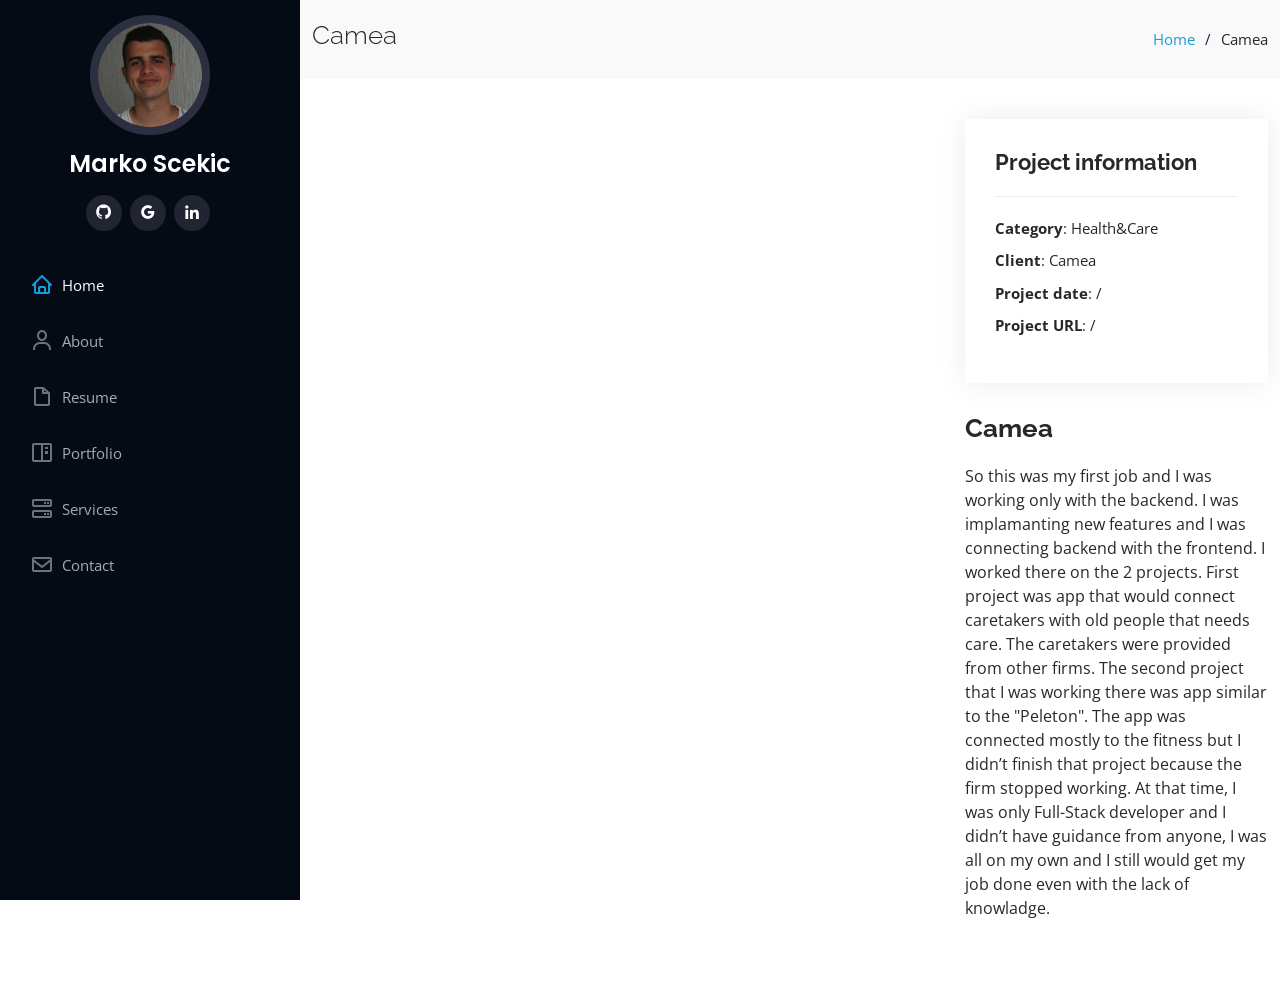
<file: camea.html>
<!DOCTYPE html>
<html lang="en">
    <head>
        <meta charset="utf-8" />
        <meta content="width=device-width, initial-scale=1.0" name="viewport" />

        <title>Marko Scekic</title>
        <meta content="" name="description" />
        <meta content="" name="keywords" />

        <!-- Favicons -->
        <link href="assets/img/favicon.png" rel="icon" />
        <link href="assets/img/apple-touch-icon.png" rel="apple-touch-icon" />

        <!-- Google Fonts -->
        <link
            href="https://fonts.googleapis.com/css?family=Open+Sans:300,300i,400,400i,600,600i,700,700i|Raleway:300,300i,400,400i,500,500i,600,600i,700,700i|Poppins:300,300i,400,400i,500,500i,600,600i,700,700i"
            rel="stylesheet"
        />

        <!-- Vendor CSS Files -->
        <link href="assets/vendor/aos/aos.css" rel="stylesheet" />
        <link
            href="assets/vendor/bootstrap/css/bootstrap.min.css"
            rel="stylesheet"
        />
        <link
            href="assets/vendor/bootstrap-icons/bootstrap-icons.css"
            rel="stylesheet"
        />
        <link
            href="assets/vendor/boxicons/css/boxicons.min.css"
            rel="stylesheet"
        />
        <link
            href="assets/vendor/glightbox/css/glightbox.min.css"
            rel="stylesheet"
        />
        <link
            href="assets/vendor/swiper/swiper-bundle.min.css"
            rel="stylesheet"
        />

        <!-- Template Main CSS File -->
        <link href="assets/css/style.css" rel="stylesheet" />

        <!-- =======================================================
  * Template Name: iPortfolio - v3.7.0
  * Template URL: https://bootstrapmade.com/iportfolio-bootstrap-portfolio-websites-template/
  * Author: BootstrapMade.com
  * License: https://bootstrapmade.com/license/
  ======================================================== -->
    </head>

    <body>
        <!-- ======= Mobile nav toggle button ======= -->
        <i class="bi bi-list mobile-nav-toggle d-xl-none"></i>

        <!-- ======= Header ======= -->
        <header id="header">
            <div class="d-flex flex-column">
                <div class="profile">
                    <img
                        src="assets/img/marko.jpg"
                        alt=""
                        class="img-fluid rounded-circle"
                    />
                    <h1 class="text-light">
                        <a href="index.html">Marko Scekic</a>
                    </h1>
                    <div class="social-links mt-3 text-center">
                        <!-- <a href="#" class="twitter"
                            ><i class="bx bxl-twitter"></i
                        ></a> -->
                        <a href="https://github.com/sceka" class="twitter"
                            ><i class="bx bxl-github"></i
                        ></a>
                        <a
                            href="mailto:scekicm02@gmail.com?subject=Job%20Proposal%20"
                            class="google-plus"
                        >
                            <i class="bx bxl-google"></i
                        ></a>
                        <a
                            href="https://www.linkedin.com/in/marko-scekic-187213213/"
                            class="linkedin"
                            ><i class="bx bxl-linkedin"></i
                        ></a>
                    </div>
                </div>

                <nav id="navbar" class="nav-menu navbar">
                    <ul>
                        <li>
                            <a href="#hero" class="nav-link scrollto active"
                                ><i class="bx bx-home"></i> <span>Home</span></a
                            >
                        </li>
                        <li>
                            <a href="#about" class="nav-link scrollto"
                                ><i class="bx bx-user"></i>
                                <span>About</span></a
                            >
                        </li>
                        <li>
                            <a href="#resume" class="nav-link scrollto"
                                ><i class="bx bx-file-blank"></i>
                                <span>Resume</span></a
                            >
                        </li>
                        <!-- <li>
                            <a
                                href="assets/img/MarkoScekic2.pdf"
                                class="nav-link scrollto"
                                download="MarkoScekic2.pdf"
                                ><i class="bx bx-file-blank"></i>
                                <span>Download Resume</span></a
                            >
                        </li> -->
                        <li>
                            <a href="#portfolio" class="nav-link scrollto"
                                ><i class="bx bx-book-content"></i>
                                <span>Portfolio</span></a
                            >
                        </li>
                        <li>
                            <a href="#services" class="nav-link scrollto"
                                ><i class="bx bx-server"></i>
                                <span>Services</span></a
                            >
                        </li>
                        <li>
                            <a href="#contact" class="nav-link scrollto"
                                ><i class="bx bx-envelope"></i>
                                <span>Contact</span></a
                            >
                        </li>
                    </ul>
                </nav>
                <!-- .nav-menu -->
            </div>
        </header>
        <!-- End Header -->

        <main id="main">
            <!-- ======= Breadcrumbs ======= -->
            <section id="breadcrumbs" class="breadcrumbs">
                <div class="container">
                    <div
                        class="d-flex justify-content-between align-items-center"
                    >
                        <h2>Camea</h2>
                        <ol>
                            <li><a href="index.html">Home</a></li>
                            <li>Camea</li>
                        </ol>
                    </div>
                </div>
            </section>
            <!-- End Breadcrumbs -->

            <!-- ======= Portfolio Details Section ======= -->
            <section id="portfolio-details" class="portfolio-details">
                <div class="container">
                    <div class="row gy-4">
                        <div class="col-lg-8">
                            <div class="portfolio-details-slider swiper">
                                <!-- <div class="swiper-wrapper align-items-center">
                                    <div class="swiper-slide">
                                        <img
                                            src="assets/img/portfolio/portfolio-details-2.jpg"
                                            alt=""
                                        />
                                    </div>

                                    <div class="swiper-slide">
                                        <img
                                            src="assets/img/portfolio/portfolio-details-3.jpg"
                                            alt=""
                                        />
                                    </div>
                                </div> -->
                                <div class="swiper-pagination"></div>
                            </div>
                        </div>

                        <div class="col-lg-4">
                            <div class="portfolio-info">
                                <h3>Project information</h3>
                                <ul>
                                    <li>
                                        <strong>Category</strong>: Health&Care
                                    </li>
                                    <li><strong>Client</strong>: Camea</li>
                                    <li><strong>Project date</strong>: /</li>
                                    <li>
                                        <strong>Project URL</strong>:
                                        <a>/</a>
                                    </li>
                                </ul>
                            </div>
                            <div class="portfolio-description">
                                <h2>Camea</h2>
                                <p>
                                    So this was my first job and I was working
                                    only with the backend. I was implamanting
                                    new features and I was connecting backend
                                    with the frontend. I worked there on the 2
                                    projects. First project was app that would
                                    connect caretakers with old people that
                                    needs care. The caretakers were provided
                                    from other firms. The second project that I
                                    was working there was app similar to the
                                    "Peleton". The app was connected mostly to
                                    the fitness but I didn’t finish that project
                                    because the firm stopped working. At that
                                    time, I was only Full-Stack developer and I
                                    didn’t have guidance from anyone, I was all
                                    on my own and I still would get my job done
                                    even with the lack of knowladge.
                                </p>
                            </div>
                        </div>
                    </div>
                </div>
            </section>
            <!-- End Portfolio Details Section -->
        </main>
        <!-- End #main -->

        <!-- ======= Footer ======= -->

        <a
            href="#"
            class="back-to-top d-flex align-items-center justify-content-center"
            ><i class="bi bi-arrow-up-short"></i
        ></a>

        <!-- Vendor JS Files -->
        <script src="assets/vendor/purecounter/purecounter.js"></script>
        <script src="assets/vendor/aos/aos.js"></script>
        <script src="assets/vendor/bootstrap/js/bootstrap.bundle.min.js"></script>
        <script src="assets/vendor/glightbox/js/glightbox.min.js"></script>
        <script src="assets/vendor/isotope-layout/isotope.pkgd.min.js"></script>
        <script src="assets/vendor/swiper/swiper-bundle.min.js"></script>
        <script src="assets/vendor/typed.js/typed.min.js"></script>
        <script src="assets/vendor/waypoints/noframework.waypoints.js"></script>
        <script src="assets/vendor/php-email-form/validate.js"></script>

        <!-- Template Main JS File -->
        <script src="assets/js/main.js"></script>
    </body>
</html>
</file>
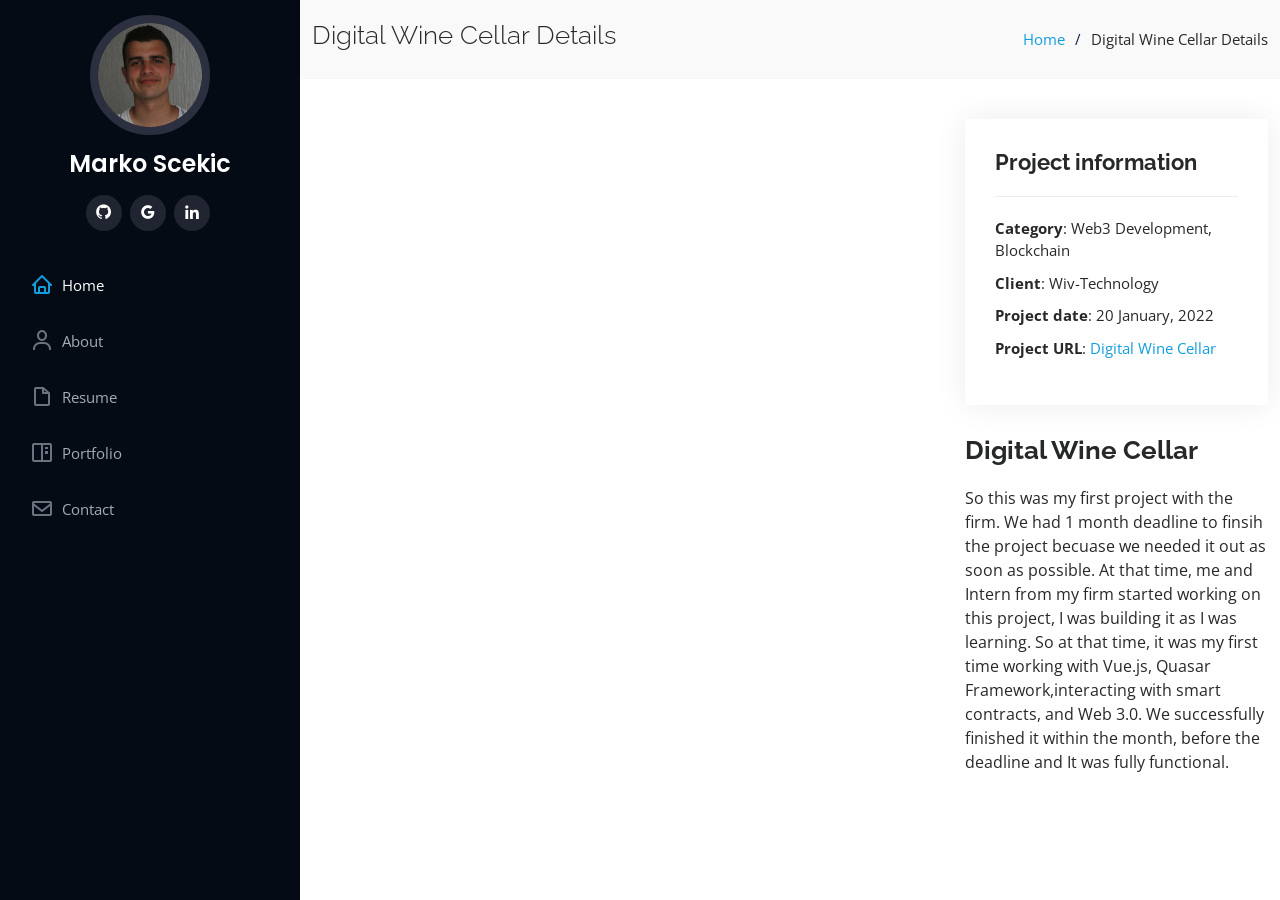
<file: digital-wine-cellar-details.html>
<!DOCTYPE html>
<html lang="en">
    <head>
        <meta charset="utf-8" />
        <meta content="width=device-width, initial-scale=1.0" name="viewport" />

        <title>Marko Scekic</title>
        <meta content="" name="description" />
        <meta content="" name="keywords" />

        <!-- Favicons -->
        <link href="assets/img/favicon.png" rel="icon" />
        <link href="assets/img/apple-touch-icon.png" rel="apple-touch-icon" />

        <!-- Google Fonts -->
        <link
            href="https://fonts.googleapis.com/css?family=Open+Sans:300,300i,400,400i,600,600i,700,700i|Raleway:300,300i,400,400i,500,500i,600,600i,700,700i|Poppins:300,300i,400,400i,500,500i,600,600i,700,700i"
            rel="stylesheet"
        />

        <!-- Vendor CSS Files -->
        <link href="assets/vendor/aos/aos.css" rel="stylesheet" />
        <link
            href="assets/vendor/bootstrap/css/bootstrap.min.css"
            rel="stylesheet"
        />
        <link
            href="assets/vendor/bootstrap-icons/bootstrap-icons.css"
            rel="stylesheet"
        />
        <link
            href="assets/vendor/boxicons/css/boxicons.min.css"
            rel="stylesheet"
        />
        <link
            href="assets/vendor/glightbox/css/glightbox.min.css"
            rel="stylesheet"
        />
        <link
            href="assets/vendor/swiper/swiper-bundle.min.css"
            rel="stylesheet"
        />

        <!-- Template Main CSS File -->
        <link href="assets/css/style.css" rel="stylesheet" />
    </head>

    <body>
        <!-- ======= Mobile nav toggle button ======= -->
        <i class="bi bi-list mobile-nav-toggle d-xl-none"></i>

        <!-- ======= Header ======= -->
        <header id="header">
            <div class="d-flex flex-column">
                <div class="profile">
                    <img
                        src="assets/img/marko.jpg"
                        alt=""
                        class="img-fluid rounded-circle"
                    />
                    <h1 class="text-light">
                        <a href="index.html">Marko Scekic</a>
                    </h1>
                    <div class="social-links mt-3 text-center">
                        <!-- <a href="#" class="twitter"
                            ><i class="bx bxl-twitter"></i
                        ></a> -->
                        <a href="https://github.com/sceka" class="twitter"
                            ><i class="bx bxl-github"></i
                        ></a>
                        <a
                            href="mailto:scekicm02@gmail.com?subject=Job%20Proposal%20"
                            class="google-plus"
                        >
                            <i class="bx bxl-google"></i
                        ></a>
                        <a
                            href="https://www.linkedin.com/in/marko-scekic-187213213/"
                            class="linkedin"
                            ><i class="bx bxl-linkedin"></i
                        ></a>
                    </div>
                </div>

                <nav id="navbar" class="nav-menu navbar">
                    <ul>
                        <li>
                            <a href="#hero" class="nav-link scrollto active"
                                ><i class="bx bx-home"></i> <span>Home</span></a
                            >
                        </li>
                        <li>
                            <a href="#about" class="nav-link scrollto"
                                ><i class="bx bx-user"></i>
                                <span>About</span></a
                            >
                        </li>
                        <li>
                            <a href="#resume" class="nav-link scrollto"
                                ><i class="bx bx-file-blank"></i>
                                <span>Resume</span></a
                            >
                        </li>
                        <!-- <li>
                            <a
                                href="assets/img/MarkoScekic2.pdf"
                                class="nav-link scrollto"
                                download="MarkoScekic2.pdf"
                                ><i class="bx bx-file-blank"></i>
                                <span>Download Resume</span></a
                            >
                        </li> -->
                        <li>
                            <a href="#portfolio" class="nav-link scrollto"
                                ><i class="bx bx-book-content"></i>
                                <span>Portfolio</span></a
                            >
                        </li>
                        <!-- <li>
                            <a href="#services" class="nav-link scrollto"
                                ><i class="bx bx-server"></i>
                                <span>Services</span></a
                            >
                        </li> -->
                        <li>
                            <a href="#contact" class="nav-link scrollto"
                                ><i class="bx bx-envelope"></i>
                                <span>Contact</span></a
                            >
                        </li>
                    </ul>
                </nav>
                <!-- .nav-menu -->
            </div>
        </header>
        <!-- End Header -->

        <main id="main">
            <!-- ======= Breadcrumbs ======= -->
            <section id="breadcrumbs" class="breadcrumbs">
                <div class="container">
                    <div
                        class="d-flex justify-content-between align-items-center"
                    >
                        <h2>Digital Wine Cellar Details</h2>
                        <ol>
                            <li><a href="index.html">Home</a></li>
                            <li>Digital Wine Cellar Details</li>
                        </ol>
                    </div>
                </div>
            </section>
            <!-- End Breadcrumbs -->

            <!-- ======= Portfolio Details Section ======= -->
            <section id="portfolio-details" class="portfolio-details">
                <div class="container">
                    <div class="row gy-4">
                        <div class="col-lg-8">
                            <div class="portfolio-details-slider swiper">
                                <!-- <div class="swiper-wrapper align-items-center">
                                    <div class="swiper-slide">
                                        <img
                                            src="assets/img/Logo.png"
                                            class="wiva-cellar-big"
                                        />
                                    </div>

                                    <div class="swiper-slide">
                                        <img
                                            src="assets/img/portfolio/portfolio-details-2.jpg"
                                            alt=""
                                        />
                                    </div>

                                    <div class="swiper-slide">
                                        <img
                                            src="assets/img/portfolio/portfolio-details-3.jpg"
                                            alt=""
                                        />
                                    </div>
                                </div> -->
                                <div class="swiper-pagination"></div>
                            </div>
                        </div>

                        <div class="col-lg-4">
                            <div class="portfolio-info">
                                <h3>Project information</h3>
                                <ul>
                                    <li>
                                        <strong>Category</strong>: Web3
                                        Development, Blockchain
                                    </li>
                                    <li>
                                        <strong>Client</strong>: Wiv-Technology
                                    </li>
                                    <li>
                                        <strong>Project date</strong>: 20
                                        January, 2022
                                    </li>
                                    <li>
                                        <strong>Project URL</strong>:
                                        <a
                                            href="https://wiva-uniswap-staging.azurewebsites.net/#/"
                                            >Digital Wine Cellar</a
                                        >
                                    </li>
                                </ul>
                            </div>
                            <div class="portfolio-description">
                                <h2>Digital Wine Cellar</h2>
                                <p>
                                    So this was my first project with the firm.
                                    We had 1 month deadline to finsih the
                                    project becuase we needed it out as soon as
                                    possible. At that time, me and Intern from
                                    my firm started working on this project, I
                                    was building it as I was learning. So at
                                    that time, it was my first time working with
                                    Vue.js, Quasar Framework,interacting with
                                    smart contracts, and Web 3.0. We
                                    successfully finished it within the month,
                                    before the deadline and It was fully
                                    functional.
                                </p>
                            </div>
                        </div>
                    </div>
                </div>
            </section>
            <!-- End Portfolio Details Section -->
        </main>
        <!-- End #main -->

        <!-- ======= Footer ======= -->

        <a
            href="#"
            class="back-to-top d-flex align-items-center justify-content-center"
            ><i class="bi bi-arrow-up-short"></i
        ></a>

        <!-- Vendor JS Files -->
        <script src="assets/vendor/purecounter/purecounter.js"></script>
        <script src="assets/vendor/aos/aos.js"></script>
        <script src="assets/vendor/bootstrap/js/bootstrap.bundle.min.js"></script>
        <script src="assets/vendor/glightbox/js/glightbox.min.js"></script>
        <script src="assets/vendor/isotope-layout/isotope.pkgd.min.js"></script>
        <script src="assets/vendor/swiper/swiper-bundle.min.js"></script>
        <script src="assets/vendor/typed.js/typed.min.js"></script>
        <script src="assets/vendor/waypoints/noframework.waypoints.js"></script>
        <script src="assets/vendor/php-email-form/validate.js"></script>

        <!-- Template Main JS File -->
        <script src="assets/js/main.js"></script>
    </body>
</html>
</file>
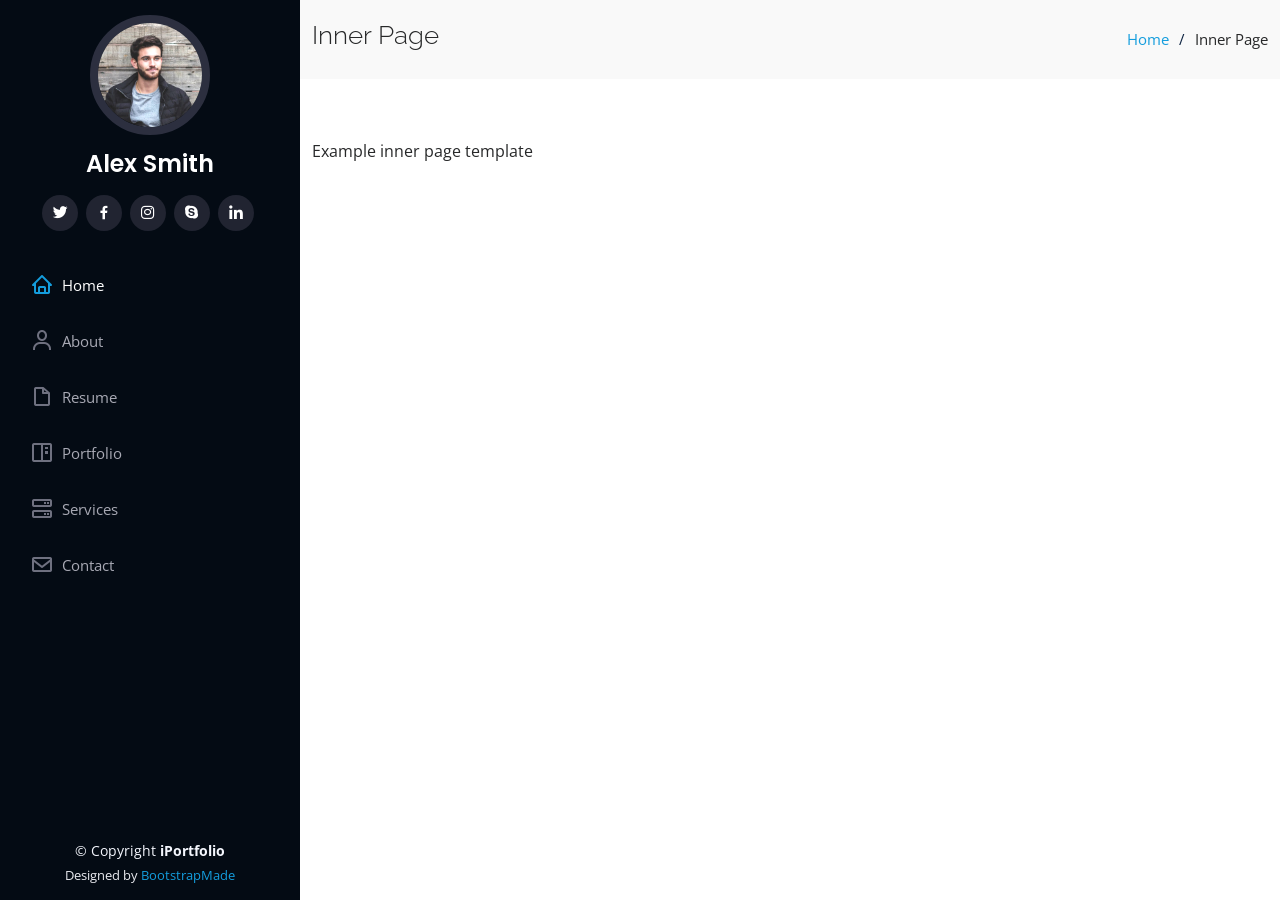
<file: inner-page.html>
<!DOCTYPE html>
<html lang="en">

<head>
  <meta charset="utf-8">
  <meta content="width=device-width, initial-scale=1.0" name="viewport">

  <title>Inner Page - iPortfolio Bootstrap Template</title>
  <meta content="" name="description">
  <meta content="" name="keywords">

  <!-- Favicons -->
  <link href="assets/img/favicon.png" rel="icon">
  <link href="assets/img/apple-touch-icon.png" rel="apple-touch-icon">

  <!-- Google Fonts -->
  <link href="https://fonts.googleapis.com/css?family=Open+Sans:300,300i,400,400i,600,600i,700,700i|Raleway:300,300i,400,400i,500,500i,600,600i,700,700i|Poppins:300,300i,400,400i,500,500i,600,600i,700,700i" rel="stylesheet">

  <!-- Vendor CSS Files -->
  <link href="assets/vendor/aos/aos.css" rel="stylesheet">
  <link href="assets/vendor/bootstrap/css/bootstrap.min.css" rel="stylesheet">
  <link href="assets/vendor/bootstrap-icons/bootstrap-icons.css" rel="stylesheet">
  <link href="assets/vendor/boxicons/css/boxicons.min.css" rel="stylesheet">
  <link href="assets/vendor/glightbox/css/glightbox.min.css" rel="stylesheet">
  <link href="assets/vendor/swiper/swiper-bundle.min.css" rel="stylesheet">

  <!-- Template Main CSS File -->
  <link href="assets/css/style.css" rel="stylesheet">

  <!-- =======================================================
  * Template Name: iPortfolio - v3.7.0
  * Template URL: https://bootstrapmade.com/iportfolio-bootstrap-portfolio-websites-template/
  * Author: BootstrapMade.com
  * License: https://bootstrapmade.com/license/
  ======================================================== -->
</head>

<body>

  <!-- ======= Mobile nav toggle button ======= -->
  <i class="bi bi-list mobile-nav-toggle d-xl-none"></i>

  <!-- ======= Header ======= -->
  <header id="header">
    <div class="d-flex flex-column">

      <div class="profile">
        <img src="assets/img/profile-img.jpg" alt="" class="img-fluid rounded-circle">
        <h1 class="text-light"><a href="index.html">Alex Smith</a></h1>
        <div class="social-links mt-3 text-center">
          <a href="#" class="twitter"><i class="bx bxl-twitter"></i></a>
          <a href="#" class="facebook"><i class="bx bxl-facebook"></i></a>
          <a href="#" class="instagram"><i class="bx bxl-instagram"></i></a>
          <a href="#" class="google-plus"><i class="bx bxl-skype"></i></a>
          <a href="#" class="linkedin"><i class="bx bxl-linkedin"></i></a>
        </div>
      </div>

      <nav id="navbar" class="nav-menu navbar">
        <ul>
          <li><a href="#hero" class="nav-link scrollto active"><i class="bx bx-home"></i> <span>Home</span></a></li>
          <li><a href="#about" class="nav-link scrollto"><i class="bx bx-user"></i> <span>About</span></a></li>
          <li><a href="#resume" class="nav-link scrollto"><i class="bx bx-file-blank"></i> <span>Resume</span></a></li>
          <li><a href="#portfolio" class="nav-link scrollto"><i class="bx bx-book-content"></i> <span>Portfolio</span></a></li>
          <li><a href="#services" class="nav-link scrollto"><i class="bx bx-server"></i> <span>Services</span></a></li>
          <li><a href="#contact" class="nav-link scrollto"><i class="bx bx-envelope"></i> <span>Contact</span></a></li>
        </ul>
      </nav><!-- .nav-menu -->
    </div>
  </header><!-- End Header -->

  <main id="main">

    <!-- ======= Breadcrumbs ======= -->
    <section class="breadcrumbs">
      <div class="container">

        <div class="d-flex justify-content-between align-items-center">
          <h2>Inner Page</h2>
          <ol>
            <li><a href="index.html">Home</a></li>
            <li>Inner Page</li>
          </ol>
        </div>

      </div>
    </section><!-- End Breadcrumbs -->

    <section class="inner-page">
      <div class="container">
        <p>
          Example inner page template
        </p>
      </div>
    </section>

  </main><!-- End #main -->

  <!-- ======= Footer ======= -->
  <footer id="footer">
    <div class="container">
      <div class="copyright">
        &copy; Copyright <strong><span>iPortfolio</span></strong>
      </div>
      <div class="credits">
        <!-- All the links in the footer should remain intact. -->
        <!-- You can delete the links only if you purchased the pro version. -->
        <!-- Licensing information: https://bootstrapmade.com/license/ -->
        <!-- Purchase the pro version with working PHP/AJAX contact form: https://bootstrapmade.com/iportfolio-bootstrap-portfolio-websites-template/ -->
        Designed by <a href="https://bootstrapmade.com/">BootstrapMade</a>
      </div>
    </div>
  </footer><!-- End  Footer -->

  <a href="#" class="back-to-top d-flex align-items-center justify-content-center"><i class="bi bi-arrow-up-short"></i></a>

  <!-- Vendor JS Files -->
  <script src="assets/vendor/purecounter/purecounter.js"></script>
  <script src="assets/vendor/aos/aos.js"></script>
  <script src="assets/vendor/bootstrap/js/bootstrap.bundle.min.js"></script>
  <script src="assets/vendor/glightbox/js/glightbox.min.js"></script>
  <script src="assets/vendor/isotope-layout/isotope.pkgd.min.js"></script>
  <script src="assets/vendor/swiper/swiper-bundle.min.js"></script>
  <script src="assets/vendor/typed.js/typed.min.js"></script>
  <script src="assets/vendor/waypoints/noframework.waypoints.js"></script>
  <script src="assets/vendor/php-email-form/validate.js"></script>

  <!-- Template Main JS File -->
  <script src="assets/js/main.js"></script>

</body>

</html>
</file>
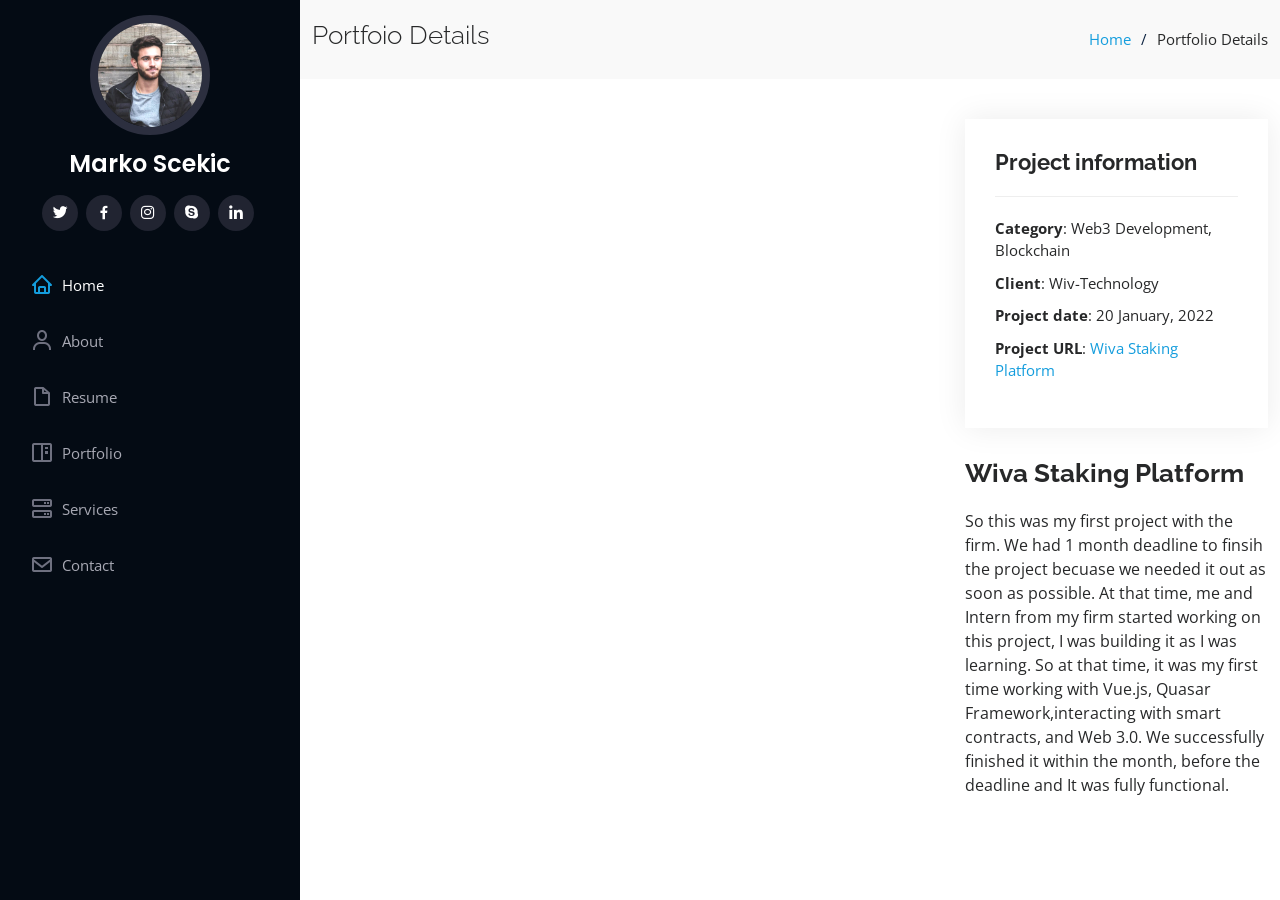
<file: staking-details.html>
<!DOCTYPE html>
<html lang="en">
    <head>
        <meta charset="utf-8" />
        <meta content="width=device-width, initial-scale=1.0" name="viewport" />

        <title>Portfolio Details - iPortfolio Bootstrap Template</title>
        <meta content="" name="description" />
        <meta content="" name="keywords" />

        <!-- Favicons -->
        <link href="assets/img/favicon.png" rel="icon" />
        <link href="assets/img/apple-touch-icon.png" rel="apple-touch-icon" />

        <!-- Google Fonts -->
        <link
            href="https://fonts.googleapis.com/css?family=Open+Sans:300,300i,400,400i,600,600i,700,700i|Raleway:300,300i,400,400i,500,500i,600,600i,700,700i|Poppins:300,300i,400,400i,500,500i,600,600i,700,700i"
            rel="stylesheet"
        />

        <!-- Vendor CSS Files -->
        <link href="assets/vendor/aos/aos.css" rel="stylesheet" />
        <link
            href="assets/vendor/bootstrap/css/bootstrap.min.css"
            rel="stylesheet"
        />
        <link
            href="assets/vendor/bootstrap-icons/bootstrap-icons.css"
            rel="stylesheet"
        />
        <link
            href="assets/vendor/boxicons/css/boxicons.min.css"
            rel="stylesheet"
        />
        <link
            href="assets/vendor/glightbox/css/glightbox.min.css"
            rel="stylesheet"
        />
        <link
            href="assets/vendor/swiper/swiper-bundle.min.css"
            rel="stylesheet"
        />

        <!-- Template Main CSS File -->
        <link href="assets/css/style.css" rel="stylesheet" />

        <!-- =======================================================
  * Template Name: iPortfolio - v3.7.0
  * Template URL: https://bootstrapmade.com/iportfolio-bootstrap-portfolio-websites-template/
  * Author: BootstrapMade.com
  * License: https://bootstrapmade.com/license/
  ======================================================== -->
    </head>

    <body>
        <!-- ======= Mobile nav toggle button ======= -->
        <i class="bi bi-list mobile-nav-toggle d-xl-none"></i>

        <!-- ======= Header ======= -->
        <header id="header">
            <div class="d-flex flex-column">
                <div class="profile">
                    <img
                        src="assets/img/profile-img.jpg"
                        alt=""
                        class="img-fluid rounded-circle"
                    />
                    <h1 class="text-light">
                        <a href="index.html">Marko Scekic</a>
                    </h1>
                    <div class="social-links mt-3 text-center">
                        <a href="#" class="twitter"
                            ><i class="bx bxl-twitter"></i
                        ></a>
                        <a href="#" class="facebook"
                            ><i class="bx bxl-facebook"></i
                        ></a>
                        <a href="#" class="instagram"
                            ><i class="bx bxl-instagram"></i
                        ></a>
                        <a href="#" class="google-plus"
                            ><i class="bx bxl-skype"></i
                        ></a>
                        <a href="#" class="linkedin"
                            ><i class="bx bxl-linkedin"></i
                        ></a>
                    </div>
                </div>

                <nav id="navbar" class="nav-menu navbar">
                    <ul>
                        <li>
                            <a href="#hero" class="nav-link scrollto active"
                                ><i class="bx bx-home"></i> <span>Home</span></a
                            >
                        </li>
                        <li>
                            <a href="#about" class="nav-link scrollto"
                                ><i class="bx bx-user"></i>
                                <span>About</span></a
                            >
                        </li>
                        <li>
                            <a href="#resume" class="nav-link scrollto"
                                ><i class="bx bx-file-blank"></i>
                                <span>Resume</span></a
                            >
                        </li>
                        <li>
                            <a href="#portfolio" class="nav-link scrollto"
                                ><i class="bx bx-book-content"></i>
                                <span>Portfolio</span></a
                            >
                        </li>
                        <li>
                            <a href="#services" class="nav-link scrollto"
                                ><i class="bx bx-server"></i>
                                <span>Services</span></a
                            >
                        </li>
                        <li>
                            <a href="#contact" class="nav-link scrollto"
                                ><i class="bx bx-envelope"></i>
                                <span>Contact</span></a
                            >
                        </li>
                    </ul>
                </nav>
                <!-- .nav-menu -->
            </div>
        </header>
        <!-- End Header -->

        <main id="main">
            <!-- ======= Breadcrumbs ======= -->
            <section id="breadcrumbs" class="breadcrumbs">
                <div class="container">
                    <div
                        class="d-flex justify-content-between align-items-center"
                    >
                        <h2>Portfoio Details</h2>
                        <ol>
                            <li><a href="index.html">Home</a></li>
                            <li>Portfolio Details</li>
                        </ol>
                    </div>
                </div>
            </section>
            <!-- End Breadcrumbs -->

            <!-- ======= Portfolio Details Section ======= -->
            <section id="portfolio-details" class="portfolio-details">
                <div class="container">
                    <div class="row gy-4">
                        <div class="col-lg-8">
                            <div class="portfolio-details-slider swiper">
                                <!-- <div class="swiper-wrapper align-items-center">
                                    <div class="swiper-slide">
                                        <img
                                            src="assets/img/wiv-staking.png"
                                            alt=""
                                        />
                                    </div>

                                    <div class="swiper-slide">
                                        <img
                                            src="assets/img/portfolio/portfolio-details-2.jpg"
                                            alt=""
                                        />
                                    </div>

                                    <div class="swiper-slide">
                                        <img
                                            src="assets/img/portfolio/portfolio-details-3.jpg"
                                            alt=""
                                        />
                                    </div>
                                </div> -->
                                <div class="swiper-pagination"></div>
                            </div>
                        </div>

                        <div class="col-lg-4">
                            <div class="portfolio-info">
                                <h3>Project information</h3>
                                <ul>
                                    <li>
                                        <strong>Category</strong>: Web3
                                        Development, Blockchain
                                    </li>
                                    <li>
                                        <strong>Client</strong>: Wiv-Technology
                                    </li>
                                    <li>
                                        <strong>Project date</strong>: 20
                                        January, 2022
                                    </li>
                                    <li>
                                        <strong>Project URL</strong>:
                                        <a
                                            href="https://wiva-uniswap-staging.azurewebsites.net/#/"
                                            >Wiva Staking Platform</a
                                        >
                                    </li>
                                </ul>
                            </div>
                            <div class="portfolio-description">
                                <h2>Wiva Staking Platform</h2>
                                <p>
                                    So this was my first project with the firm.
                                    We had 1 month deadline to finsih the
                                    project becuase we needed it out as soon as
                                    possible. At that time, me and Intern from
                                    my firm started working on this project, I
                                    was building it as I was learning. So at
                                    that time, it was my first time working with
                                    Vue.js, Quasar Framework,interacting with
                                    smart contracts, and Web 3.0. We
                                    successfully finished it within the month,
                                    before the deadline and It was fully
                                    functional.
                                </p>
                            </div>
                        </div>
                    </div>
                </div>
            </section>
            <!-- End Portfolio Details Section -->
        </main>
        <!-- End #main -->

        <!-- ======= Footer ======= -->

        <a
            href="#"
            class="back-to-top d-flex align-items-center justify-content-center"
            ><i class="bi bi-arrow-up-short"></i
        ></a>

        <!-- Vendor JS Files -->
        <script src="assets/vendor/purecounter/purecounter.js"></script>
        <script src="assets/vendor/aos/aos.js"></script>
        <script src="assets/vendor/bootstrap/js/bootstrap.bundle.min.js"></script>
        <script src="assets/vendor/glightbox/js/glightbox.min.js"></script>
        <script src="assets/vendor/isotope-layout/isotope.pkgd.min.js"></script>
        <script src="assets/vendor/swiper/swiper-bundle.min.js"></script>
        <script src="assets/vendor/typed.js/typed.min.js"></script>
        <script src="assets/vendor/waypoints/noframework.waypoints.js"></script>
        <script src="assets/vendor/php-email-form/validate.js"></script>

        <!-- Template Main JS File -->
        <script src="assets/js/main.js"></script>
    </body>
</html>
</file>
<file: assets/css/style.css>
/**
* Template Name: iPortfolio - v3.7.0
* Template URL: https://bootstrapmade.com/iportfolio-bootstrap-portfolio-websites-template/
* Author: BootstrapMade.com
* License: https://bootstrapmade.com/license/
*/

/*--------------------------------------------------------------
# General
--------------------------------------------------------------*/
body {
    font-family: "Open Sans", sans-serif;
    color: #272829;
}

a {
    color: #149ddd;
    text-decoration: none;
}

a:hover {
    color: #37b3ed;
    text-decoration: none;
}

h1,
h2,
h3,
h4,
h5,
h6 {
    font-family: "Raleway", sans-serif;
}

/*--------------------------------------------------------------
# Back to top button
--------------------------------------------------------------*/
.back-to-top {
    position: fixed;
    visibility: hidden;
    opacity: 0;
    right: 15px;
    bottom: 15px;
    z-index: 996;
    background: #149ddd;
    width: 40px;
    height: 40px;
    border-radius: 50px;
    transition: all 0.4s;
}
.back-to-top i {
    font-size: 28px;
    color: #fff;
    line-height: 0;
}
.back-to-top:hover {
    background: #2eafec;
    color: #fff;
}
.back-to-top.active {
    visibility: visible;
    opacity: 1;
}

/*--------------------------------------------------------------
# Header
--------------------------------------------------------------*/
#header {
    position: fixed;
    top: 0;
    left: 0;
    bottom: 0;
    width: 300px;
    transition: all ease-in-out 0.5s;
    z-index: 9997;
    transition: all 0.5s;
    padding: 0 15px;
    background: #040b14;
    overflow-y: auto;
}
#header .profile img {
    margin: 15px auto;
    display: block;
    width: 120px;
    border: 8px solid #2c2f3f;
}
#header .profile h1 {
    font-size: 24px;
    margin: 0;
    padding: 0;
    font-weight: 600;
    -moz-text-align-last: center;
    text-align-last: center;
    font-family: "Poppins", sans-serif;
}
#header .profile h1 a,
#header .profile h1 a:hover {
    color: #fff;
    text-decoration: none;
}
#header .profile .social-links a {
    font-size: 18px;
    display: inline-block;
    background: #212431;
    color: #fff;
    line-height: 1;
    padding: 8px 0;
    margin-right: 4px;
    border-radius: 50%;
    text-align: center;
    width: 36px;
    height: 36px;
    transition: 0.3s;
}
#header .profile .social-links a:hover {
    background: #149ddd;
    color: #fff;
    text-decoration: none;
}

#main {
    margin-left: 300px;
}

@media (max-width: 1199px) {
    #header {
        left: -300px;
    }

    #main {
        margin-left: 0;
    }
}
/*--------------------------------------------------------------
# Navigation Menu
--------------------------------------------------------------*/
/* Desktop Navigation */
.nav-menu {
    padding: 30px 0 0 0;
}
.nav-menu * {
    margin: 0;
    padding: 0;
    list-style: none;
}
.nav-menu > ul > li {
    position: relative;
    white-space: nowrap;
}
.nav-menu a,
.nav-menu a:focus {
    display: flex;
    align-items: center;
    color: #a8a9b4;
    padding: 12px 15px;
    margin-bottom: 8px;
    transition: 0.3s;
    font-size: 15px;
}
.nav-menu a i,
.nav-menu a:focus i {
    font-size: 24px;
    padding-right: 8px;
    color: #6f7180;
}
.nav-menu a:hover,
.nav-menu .active,
.nav-menu .active:focus,
.nav-menu li:hover > a {
    text-decoration: none;
    color: #fff;
}
.nav-menu a:hover i,
.nav-menu .active i,
.nav-menu .active:focus i,
.nav-menu li:hover > a i {
    color: #149ddd;
}

/* Mobile Navigation */
.mobile-nav-toggle {
    position: fixed;
    right: 15px;
    top: 15px;
    z-index: 9998;
    border: 0;
    font-size: 24px;
    transition: all 0.4s;
    outline: none !important;
    background-color: #149ddd;
    color: #fff;
    width: 40px;
    height: 40px;
    display: inline-flex;
    align-items: center;
    justify-content: center;
    line-height: 0;
    border-radius: 50px;
    cursor: pointer;
}

.mobile-nav-active {
    overflow: hidden;
}
.mobile-nav-active #header {
    left: 0;
}

/*--------------------------------------------------------------
# Hero Section
--------------------------------------------------------------*/
#hero {
    width: 100%;
    height: 100vh;
    background: url("../img/animation.gif") top center;
    background-size: cover;
}
#hero:before {
    content: "";
    background: rgba(5, 13, 24, 0.3);
    position: absolute;
    bottom: 0;
    top: 0;
    left: 0;
    right: 0;
    z-index: 1;
}
#hero .hero-container {
    position: relative;
    z-index: 2;
    min-width: 300px;
}
#hero h1 {
    margin: 0 0 10px 0;
    font-size: 64px;
    font-weight: 700;
    line-height: 56px;
    color: #fff;
}
#hero p {
    color: #fff;
    margin-bottom: 50px;
    font-size: 26px;
    font-family: "Poppins", sans-serif;
}
#hero p span {
    color: #fff;
    padding-bottom: 4px;
    letter-spacing: 1px;
    border-bottom: 3px solid #149ddd;
}
@media (min-width: 1024px) {
    #hero {
        background-attachment: fixed;
    }
}
@media (max-width: 768px) {
    #hero h1 {
        font-size: 28px;
        line-height: 36px;
    }
    #hero h2 {
        font-size: 18px;
        line-height: 24px;
        margin-bottom: 30px;
    }
}

/*--------------------------------------------------------------
# Sections General
--------------------------------------------------------------*/
section {
    padding: 60px 0;
    overflow: hidden;
}

.section-bg {
    background: #f5f8fd;
}

.section-title {
    padding-bottom: 30px;
}
.section-title h2 {
    font-size: 32px;
    font-weight: bold;
    margin-bottom: 20px;
    padding-bottom: 20px;
    position: relative;
    color: #173b6c;
}
.section-title h2::after {
    content: "";
    position: absolute;
    display: block;
    width: 50px;
    height: 3px;
    background: #149ddd;
    bottom: 0;
    left: 0;
}
.section-title p {
    margin-bottom: 0;
}

/*--------------------------------------------------------------
# About
--------------------------------------------------------------*/
.about .content h3 {
    font-weight: 700;
    font-size: 26px;
    color: #173b6c;
}
.about .content ul {
    list-style: none;
    padding: 0;
}
.about .content ul li {
    margin-bottom: 20px;
    display: flex;
    align-items: center;
}
.about .content ul strong {
    margin-right: 10px;
}
.about .content ul i {
    font-size: 16px;
    margin-right: 5px;
    color: #149ddd;
    line-height: 0;
}
.about .content p:last-child {
    margin-bottom: 0;
}

/*--------------------------------------------------------------
# Facts
--------------------------------------------------------------*/
.facts {
    padding-bottom: 30px;
}
.facts .count-box {
    padding: 30px;
    width: 100%;
}
.facts .count-box i {
    display: block;
    font-size: 44px;
    color: #149ddd;
    float: left;
    line-height: 0;
}
.facts .count-box span {
    font-size: 48px;
    line-height: 40px;
    display: block;
    font-weight: 700;
    color: #050d18;
    margin-left: 60px;
}
.facts .count-box p {
    padding: 15px 0 0 0;
    margin: 0 0 0 60px;
    font-family: "Raleway", sans-serif;
    font-size: 14px;
    color: #122f57;
}
.facts .count-box a {
    font-weight: 600;
    display: block;
    margin-top: 20px;
    color: #122f57;
    font-size: 15px;
    font-family: "Poppins", sans-serif;
    transition: ease-in-out 0.3s;
}
.facts .count-box a:hover {
    color: #1f5297;
}

/*--------------------------------------------------------------
# Akills
--------------------------------------------------------------*/
.skills .progress {
    height: 60px;
    display: block;
    background: none;
    border-radius: 0;
}
.skills .progress .skill {
    padding: 0;
    margin: 0 0 6px 0;
    text-transform: uppercase;
    display: block;
    font-weight: 600;
    font-family: "Poppins", sans-serif;
    color: #050d18;
}
.skills .progress .skill .val {
    float: right;
    font-style: normal;
}
.skills .progress-bar-wrap {
    background: #dce8f8;
    height: 10px;
}
.skills .progress-bar {
    width: 1px;
    height: 10px;
    transition: 0.9s;
    background-color: #149ddd;
}

/*--------------------------------------------------------------
# Resume
--------------------------------------------------------------*/
.resume .resume-title {
    font-size: 26px;
    font-weight: 700;
    margin-top: 20px;
    margin-bottom: 20px;
    color: #050d18;
}
.resume .resume-item {
    padding: 0 0 20px 20px;
    margin-top: -2px;
    border-left: 2px solid #1f5297;
    position: relative;
}
.resume .resume-item h4 {
    line-height: 18px;
    font-size: 18px;
    font-weight: 600;
    text-transform: uppercase;
    font-family: "Poppins", sans-serif;
    color: #050d18;
    margin-bottom: 10px;
}
.resume .resume-item h5 {
    font-size: 16px;
    background: #e4edf9;
    padding: 5px 15px;
    display: inline-block;
    font-weight: 600;
    margin-bottom: 10px;
}
.resume .resume-item ul {
    padding-left: 20px;
}
.resume .resume-item ul li {
    padding-bottom: 10px;
}
.resume .resume-item:last-child {
    padding-bottom: 0;
}
.resume .resume-item::before {
    content: "";
    position: absolute;
    width: 16px;
    height: 16px;
    border-radius: 50px;
    left: -9px;
    top: 0;
    background: #fff;
    border: 2px solid #1f5297;
}

/*--------------------------------------------------------------
# Portfolio
--------------------------------------------------------------*/
.portfolio .portfolio-item {
    margin-bottom: 30px;
}
.portfolio #portfolio-flters {
    padding: 0;
    margin: 0 auto 35px auto;
    list-style: none;
    text-align: center;
    background: #fff;
    border-radius: 50px;
    padding: 2px 15px;
}
.portfolio #portfolio-flters li {
    cursor: pointer;
    display: inline-block;
    padding: 10px 15px 8px 15px;
    font-size: 14px;
    font-weight: 600;
    line-height: 1;
    text-transform: uppercase;
    color: #272829;
    margin-bottom: 5px;
    transition: all 0.3s ease-in-out;
}
.portfolio #portfolio-flters li:hover,
.portfolio #portfolio-flters li.filter-active {
    color: #149ddd;
}
.portfolio #portfolio-flters li:last-child {
    margin-right: 0;
}
.portfolio .portfolio-wrap {
    transition: 0.3s;
    position: relative;
    overflow: hidden;
    z-index: 1;
}

.wiva {
    display: flex;
    justify-content: center;
    align-items: center;
    height: 285px;
}
.portfolio .portfolio-wrap::before {
    content: "";
    background: rgba(255, 255, 255, 0.5);
    position: absolute;
    left: 0;
    right: 0;
    top: 0;
    bottom: 0;
    transition: all ease-in-out 0.3s;
    z-index: 2;
    opacity: 0;
}
.portfolio .portfolio-wrap .portfolio-links {
    opacity: 1;
    left: 0;
    right: 0;
    bottom: -60px;
    z-index: 3;
    position: absolute;
    transition: all ease-in-out 0.3s;
    display: flex;
    justify-content: center;
}
.portfolio .portfolio-wrap .portfolio-links a {
    color: #fff;
    font-size: 28px;
    text-align: center;
    background: rgba(20, 157, 221, 0.75);
    transition: 0.3s;
    width: 50%;
}
.portfolio .portfolio-wrap .portfolio-links a:hover {
    background: rgba(20, 157, 221, 0.95);
}
.portfolio .portfolio-wrap .portfolio-links a + a {
    border-left: 1px solid #37b3ed;
}
.portfolio .portfolio-wrap:hover::before {
    top: 0;
    left: 0;
    right: 0;
    bottom: 0;
    opacity: 1;
}
.portfolio .portfolio-wrap:hover .portfolio-links {
    opacity: 1;
    bottom: 0;
}

/*--------------------------------------------------------------
# Portfolio Details
--------------------------------------------------------------*/
.portfolio-details {
    padding-top: 40px;
}
.portfolio-details .portfolio-details-slider img {
    width: 100%;
}
.portfolio-details .portfolio-details-slider .swiper-pagination {
    margin-top: 20px;
    position: relative;
}
.portfolio-details
    .portfolio-details-slider
    .swiper-pagination
    .swiper-pagination-bullet {
    width: 12px;
    height: 12px;
    background-color: #fff;
    opacity: 1;
    border: 1px solid #149ddd;
}
.portfolio-details
    .portfolio-details-slider
    .swiper-pagination
    .swiper-pagination-bullet-active {
    background-color: #149ddd;
}
.portfolio-details .portfolio-info {
    padding: 30px;
    box-shadow: 0px 0 30px rgba(5, 13, 24, 0.08);
}
.portfolio-details .portfolio-info h3 {
    font-size: 22px;
    font-weight: 700;
    margin-bottom: 20px;
    padding-bottom: 20px;
    border-bottom: 1px solid #eee;
}
.portfolio-details .portfolio-info ul {
    list-style: none;
    padding: 0;
    font-size: 15px;
}
.portfolio-details .portfolio-info ul li + li {
    margin-top: 10px;
}
.portfolio-details .portfolio-description {
    padding-top: 30px;
}
.portfolio-details .portfolio-description h2 {
    font-size: 26px;
    font-weight: 700;
    margin-bottom: 20px;
}
.portfolio-details .portfolio-description p {
    padding: 0;
}

/*--------------------------------------------------------------
# Services
--------------------------------------------------------------*/
.services .icon-box {
    margin-bottom: 20px;
}
.services .icon {
    float: left;
    display: flex;
    align-items: center;
    justify-content: center;
    width: 54px;
    height: 54px;
    background: #149ddd;
    border-radius: 50%;
    transition: 0.5s;
    border: 1px solid #149ddd;
}
.services .icon i {
    color: #fff;
    font-size: 24px;
    line-height: 0;
}
.services .icon-box:hover .icon {
    background: #fff;
}
.services .icon-box:hover .icon i {
    color: #149ddd;
}
.services .title {
    margin-left: 80px;
    font-weight: 700;
    margin-bottom: 15px;
    font-size: 18px;
}
.services .title a {
    color: #343a40;
}
.services .title a:hover {
    color: #149ddd;
}
.services .description {
    margin-left: 80px;
    line-height: 24px;
    font-size: 14px;
}

/*--------------------------------------------------------------
# Testimonials
--------------------------------------------------------------*/
.testimonials .testimonials-carousel,
.testimonials .testimonials-slider {
    overflow: hidden;
}
.testimonials .testimonial-item {
    box-sizing: content-box;
    text-align: center;
    min-height: 320px;
}
.testimonials .testimonial-item .testimonial-img {
    width: 90px;
    border-radius: 50%;
    margin: 0 auto;
}
.testimonials .testimonial-item h3 {
    font-size: 18px;
    font-weight: bold;
    margin: 10px 0 5px 0;
    color: #111;
}
.testimonials .testimonial-item h4 {
    font-size: 14px;
    color: #999;
    margin: 0;
}
.testimonials .testimonial-item .quote-icon-left,
.testimonials .testimonial-item .quote-icon-right {
    color: #c3e8fa;
    font-size: 26px;
}
.testimonials .testimonial-item .quote-icon-left {
    display: inline-block;
    left: -5px;
    position: relative;
}
.testimonials .testimonial-item .quote-icon-right {
    display: inline-block;
    right: -5px;
    position: relative;
    top: 10px;
}
.testimonials .testimonial-item p {
    font-style: italic;
    margin: 0 15px 15px 15px;
    padding: 20px;
    background: #fff;
    position: relative;
    margin-bottom: 35px;
    border-radius: 6px;
    box-shadow: 0px 2px 15px rgba(0, 0, 0, 0.1);
}
.testimonials .testimonial-item p::after {
    content: "";
    width: 0;
    height: 0;
    border-top: 20px solid #fff;
    border-right: 20px solid transparent;
    border-left: 20px solid transparent;
    position: absolute;
    bottom: -20px;
    left: calc(50% - 20px);
}
.testimonials .swiper-pagination {
    margin-top: 20px;
    position: relative;
}
.testimonials .swiper-pagination .swiper-pagination-bullet {
    width: 12px;
    height: 12px;
    background-color: #fff;
    opacity: 1;
    border: 1px solid #149ddd;
}
.testimonials .swiper-pagination .swiper-pagination-bullet-active {
    background-color: #149ddd;
}

/*--------------------------------------------------------------
# Contact
--------------------------------------------------------------*/
.contact {
    padding-bottom: 130px;
}
.contact .info {
    padding: 30px;
    background: #fff;
    width: 100%;
    box-shadow: 0 0 24px 0 rgba(0, 0, 0, 0.12);
}
.contact .info i {
    font-size: 20px;
    color: #149ddd;
    float: left;
    width: 44px;
    height: 44px;
    background: #dff3fc;
    display: flex;
    justify-content: center;
    align-items: center;
    border-radius: 50px;
    transition: all 0.3s ease-in-out;
}
.contact .info h4 {
    padding: 0 0 0 60px;
    font-size: 22px;
    font-weight: 600;
    margin-bottom: 5px;
    color: #050d18;
}
.contact .info p {
    padding: 0 0 10px 60px;
    margin-bottom: 20px;
    font-size: 14px;
    color: #173b6c;
}
.contact .info .email p {
    padding-top: 5px;
}
.contact .info .social-links {
    padding-left: 60px;
}
.contact .info .social-links a {
    font-size: 18px;
    display: inline-block;
    background: #333;
    color: #fff;
    line-height: 1;
    padding: 8px 0;
    border-radius: 50%;
    text-align: center;
    width: 36px;
    height: 36px;
    transition: 0.3s;
    margin-right: 10px;
}
.contact .info .social-links a:hover {
    background: #149ddd;
    color: #fff;
}
.contact .info .email:hover i,
.contact .info .address:hover i,
.contact .info .phone:hover i {
    background: #149ddd;
    color: #fff;
}
.contact .php-email-form {
    width: 100%;
    padding: 30px;
    background: #fff;
    box-shadow: 0 0 24px 0 rgba(0, 0, 0, 0.12);
}
.contact .php-email-form .form-group {
    padding-bottom: 8px;
}
.contact .php-email-form .validate {
    display: none;
    color: red;
    margin: 0 0 15px 0;
    font-weight: 400;
    font-size: 13px;
}
.contact .php-email-form .error-message {
    display: none;
    color: #fff;
    background: #ed3c0d;
    text-align: left;
    padding: 15px;
    font-weight: 600;
}
.contact .php-email-form .error-message br + br {
    margin-top: 25px;
}
.contact .php-email-form .sent-message {
    display: none;
    color: #fff;
    background: #18d26e;
    text-align: center;
    padding: 15px;
    font-weight: 600;
}
.contact .php-email-form .loading {
    display: none;
    background: #fff;
    text-align: center;
    padding: 15px;
}
.contact .php-email-form .loading:before {
    content: "";
    display: inline-block;
    border-radius: 50%;
    width: 24px;
    height: 24px;
    margin: 0 10px -6px 0;
    border: 3px solid #18d26e;
    border-top-color: #eee;
    -webkit-animation: animate-loading 1s linear infinite;
    animation: animate-loading 1s linear infinite;
}
.contact .php-email-form .form-group {
    margin-bottom: 15px;
}
.contact .php-email-form label {
    padding-bottom: 8px;
}
.contact .php-email-form input,
.contact .php-email-form textarea {
    border-radius: 0;
    box-shadow: none;
    font-size: 14px;
}
.contact .php-email-form input {
    height: 44px;
}
.contact .php-email-form textarea {
    padding: 10px 15px;
}
.contact .php-email-form button[type="submit"] {
    background: #149ddd;
    border: 0;
    padding: 10px 24px;
    color: #fff;
    transition: 0.4s;
    border-radius: 4px;
}
.contact .php-email-form button[type="submit"]:hover {
    background: #37b3ed;
}
@-webkit-keyframes animate-loading {
    0% {
        transform: rotate(0deg);
    }
    100% {
        transform: rotate(360deg);
    }
}
@keyframes animate-loading {
    0% {
        transform: rotate(0deg);
    }
    100% {
        transform: rotate(360deg);
    }
}

/*--------------------------------------------------------------
# Breadcrumbs
--------------------------------------------------------------*/
.breadcrumbs {
    padding: 20px 0;
    background: #f9f9f9;
}
.breadcrumbs h2 {
    font-size: 26px;
    font-weight: 300;
}
.breadcrumbs ol {
    display: flex;
    flex-wrap: wrap;
    list-style: none;
    padding: 0;
    margin: 0;
    font-size: 15px;
}
.breadcrumbs ol li + li {
    padding-left: 10px;
}
.breadcrumbs ol li + li::before {
    display: inline-block;
    padding-right: 10px;
    color: #0e2442;
    content: "/";
}
@media (max-width: 768px) {
    .breadcrumbs .d-flex {
        display: block !important;
    }
    .breadcrumbs ol {
        display: block;
    }
    .breadcrumbs ol li {
        display: inline-block;
    }
}

/*--------------------------------------------------------------
# Footer
--------------------------------------------------------------*/
#footer {
    padding: 15px;
    color: #f4f6fd;
    font-size: 14px;
    position: fixed;
    left: 0;
    bottom: 0;
    width: 300px;
    z-index: 9999;
    background: #040b14;
}
#footer .copyright {
    text-align: center;
}
#footer .credits {
    padding-top: 5px;
    text-align: center;
    font-size: 13px;
    color: #eaebf0;
}
@media (max-width: 1199px) {
    #footer {
        position: static;
        width: auto;
        padding-right: 20px 15px;
    }
}

.wiva-cellar {
    display: flex;
    justify-content: center;
    align-items: center;
    height: 285px;
    background: black;
}

.wiva-cellar-big {
    display: flex;
    justify-content: center;
    align-items: center;
    /* height: 285px; */
    background: black;
}

.camea {
    display: flex;
    justify-content: center;
    align-items: center;
    height: 285px;
    background: white;
}

.camea-picture {
    max-width: 250px;
    height: 200px;
}

.submit-button {
    margin-top: 3%;
}
</file>
